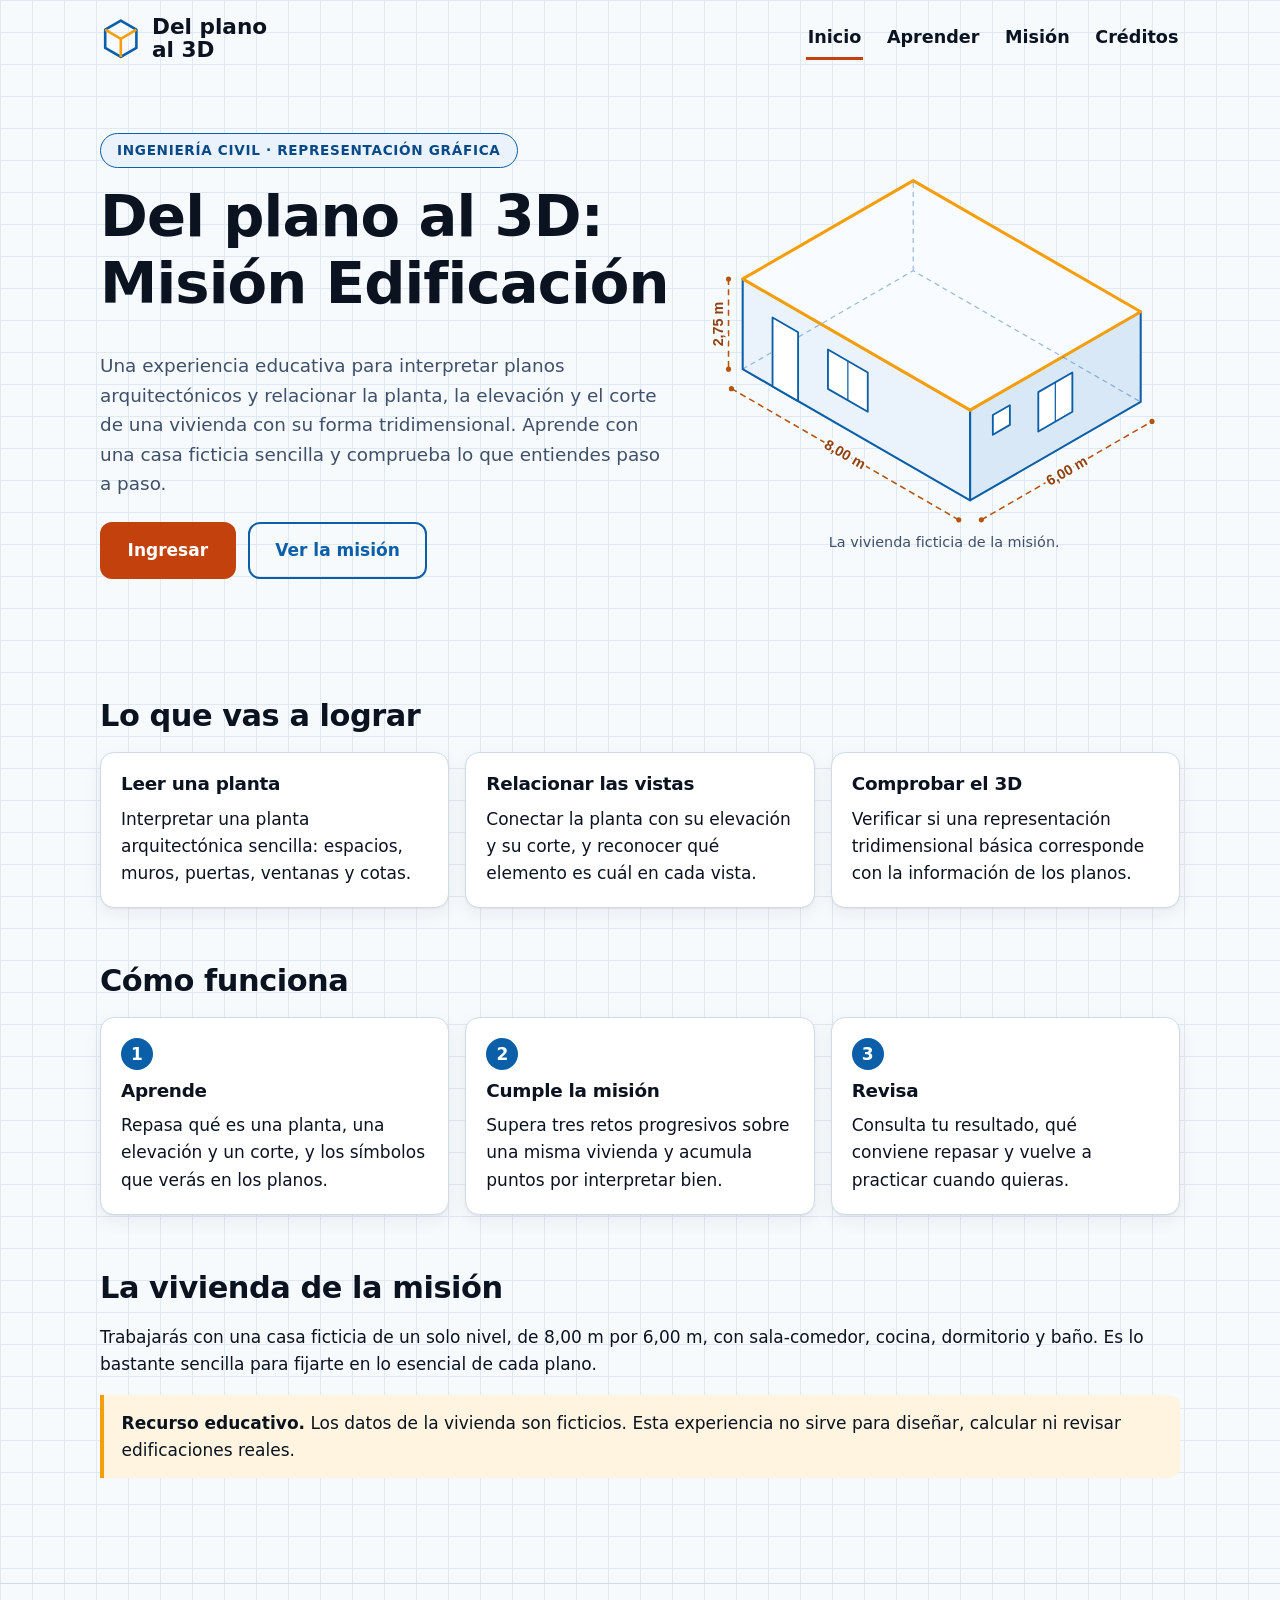
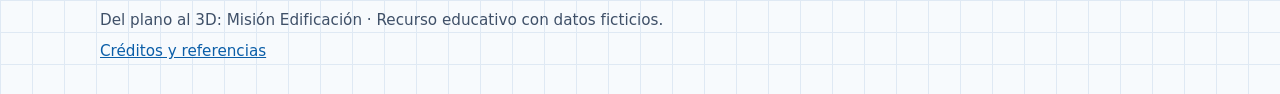
<file: index.html>
<!DOCTYPE html>
<html lang="es">
<head>
  <meta charset="utf-8">
  <meta name="viewport" content="width=device-width, initial-scale=1">
  <title>Del plano al 3D: Misión Edificación</title>
  <meta name="description" content="Aprende a interpretar planos arquitectónicos y a relacionar planta, elevación y corte con una vivienda en 3D.">
  <link rel="stylesheet" href="css/estilos.css">
</head>
<body>
  <a class="skip" href="#contenido">Saltar al contenido</a>
  <header class="site-header">
    <div class="wrap bar">
      <a class="brand" href="index.html">
        <svg class="brand-mark" viewBox="0 0 32 32" aria-hidden="true" focusable="false">
          <path d="M16 2 28 9v14L16 30 4 23V9z" fill="none" stroke="currentColor" stroke-width="2" stroke-linejoin="round"/>
          <path class="linea-acento" d="M4 9l12 7 12-7M16 16v14" fill="none" stroke-width="2" stroke-linejoin="round"/>
        </svg>
        <span>Del plano<br>al 3D</span>
      </a>
      <nav aria-label="Principal">
        <ul>
          <li><a href="index.html" aria-current="page">Inicio</a></li>
          <li><a href="aprender.html">Aprender</a></li>
          <li><a href="mision.html">Misión</a></li>
          <li><a href="creditos.html">Créditos</a></li>
        </ul>
      </nav>
    </div>
  </header>

  <main id="contenido">
    <section class="hero">
      <div class="wrap hero-grid">
        <div>
          <span class="eyebrow">INGENIERÍA CIVIL · REPRESENTACIÓN GRÁFICA</span>
          <h1>Del plano al 3D:<br>Misión Edificación</h1>
          <p class="lead">Una experiencia educativa para interpretar planos arquitectónicos y relacionar la planta, la elevación y el corte de una vivienda con su forma tridimensional. Aprende con una casa ficticia sencilla y comprueba lo que entiendes paso a paso.</p>
          <div class="actions">
            <a class="btn btn-primary" href="cursos.html">Ingresar</a>
            <a class="btn btn-secondary" href="mision.html">Ver la misión</a>
          </div>
        </div>
        <figure class="hero-arte">
          <img src="assets/planos/vivienda-isometrica.svg" width="460" height="360"
               alt="Dibujo isométrico de una vivienda de un nivel y techo plano, con una puerta y dos ventanas visibles y sus medidas generales: 8,00 m de largo, 6,00 m de ancho y 2,75 m de alto.">
          <figcaption>La vivienda ficticia de la misión.</figcaption>
        </figure>
      </div>
    </section>

    <section class="section">
      <div class="wrap">
        <h2>Lo que vas a lograr</h2>
        <div class="grid">
          <article class="card">
            <h3>Leer una planta</h3>
            <p>Interpretar una planta arquitectónica sencilla: espacios, muros, puertas, ventanas y cotas.</p>
          </article>
          <article class="card">
            <h3>Relacionar las vistas</h3>
            <p>Conectar la planta con su elevación y su corte, y reconocer qué elemento es cuál en cada vista.</p>
          </article>
          <article class="card">
            <h3>Comprobar el 3D</h3>
            <p>Verificar si una representación tridimensional básica corresponde con la información de los planos.</p>
          </article>
        </div>
      </div>
    </section>

    <section class="section">
      <div class="wrap">
        <h2>Cómo funciona</h2>
        <div class="grid">
          <article class="card">
            <span class="step-num" aria-hidden="true">1</span>
            <h3>Aprende</h3>
            <p>Repasa qué es una planta, una elevación y un corte, y los símbolos que verás en los planos.</p>
          </article>
          <article class="card">
            <span class="step-num" aria-hidden="true">2</span>
            <h3>Cumple la misión</h3>
            <p>Supera tres retos progresivos sobre una misma vivienda y acumula puntos por interpretar bien.</p>
          </article>
          <article class="card">
            <span class="step-num" aria-hidden="true">3</span>
            <h3>Revisa</h3>
            <p>Consulta tu resultado, qué conviene repasar y vuelve a practicar cuando quieras.</p>
          </article>
        </div>
      </div>
    </section>

    <section class="section">
      <div class="wrap">
        <h2>La vivienda de la misión</h2>
        <p>Trabajarás con una casa ficticia de un solo nivel, de 8,00 m por 6,00 m, con sala-comedor, cocina, dormitorio y baño. Es lo bastante sencilla para fijarte en lo esencial de cada plano.</p>
        <p class="notice"><strong>Recurso educativo.</strong> Los datos de la vivienda son ficticios. Esta experiencia no sirve para diseñar, calcular ni revisar edificaciones reales.</p>
      </div>
    </section>
  </main>

  <footer class="site-footer">
    <div class="wrap">
      <p>Del plano al 3D: Misión Edificación · Recurso educativo con datos ficticios.</p>
      <p><a href="creditos.html">Créditos y referencias</a></p>
    </div>
  </footer>
</body>
</html>
</file>
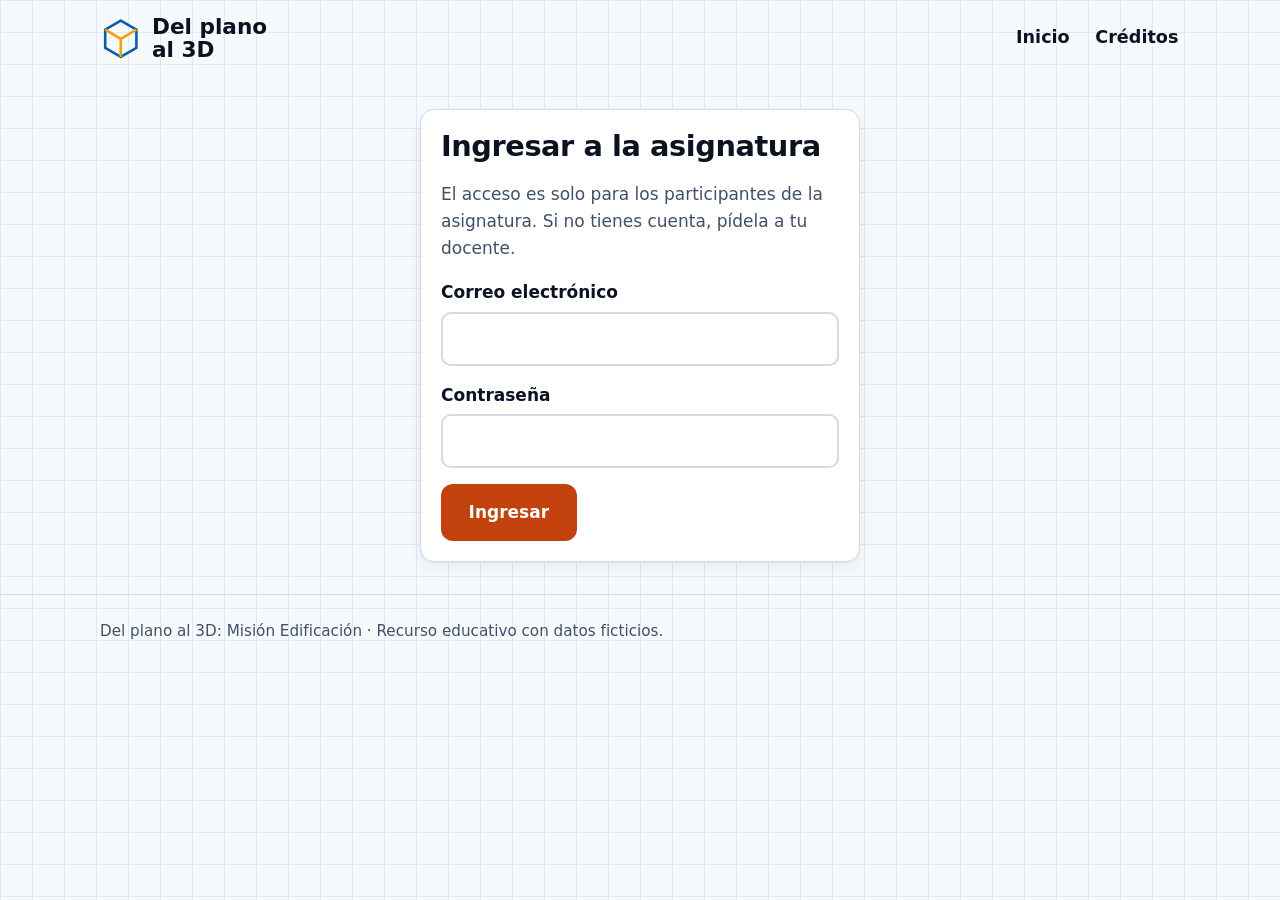
<file: aprender.html>
<!DOCTYPE html>
<html lang="es">
<head>
    <script src="vendor/supabase/supabase.js" defer></script>
  <script src="js/config.js" defer></script>
  <script src="js/auth.js" defer></script>
  <meta charset="utf-8">
  <meta name="viewport" content="width=device-width, initial-scale=1">
  <title>Aprender · Del plano al 3D</title>
  <meta name="description" content="Qué son la planta, la elevación y el corte, y cómo se relacionan en una vivienda sencilla.">
  <link rel="stylesheet" href="css/estilos.css">
  <script src="js/main.js" defer></script>
</head>
<body data-requiere-sesion>
  <a class="skip" href="#contenido">Saltar al contenido</a>
  <header class="site-header">
    <div class="wrap bar">
      <a class="brand" href="index.html">
  <svg class="brand-mark" viewBox="0 0 32 32" aria-hidden="true" focusable="false">
    <path d="M16 2 28 9v14L16 30 4 23V9z" fill="none" stroke="currentColor" stroke-width="2" stroke-linejoin="round"/>
    <path class="linea-acento" d="M4 9l12 7 12-7M16 16v14" fill="none" stroke-width="2" stroke-linejoin="round"/>
  </svg>
  <span>Del plano<br>al 3D</span>
</a>
      <nav aria-label="Principal">
        <ul>
          <li><a href="index.html">Inicio</a></li>
          <li><a href="aprender.html" aria-current="page">Aprender</a></li>
          <li><a href="mision.html">Misión</a></li>
          <li><a href="creditos.html">Créditos</a></li>
        </ul>
      </nav>
    </div>
  </header>

  <main id="contenido">
    <div class="page-title">
      <div class="wrap">
        <h1>Aprender a leer los planos</h1>
        <p>Una misma vivienda se dibuja desde tres puntos de vista. Cada uno muestra información distinta, y juntos describen la edificación completa.</p>
      </div>
    </div>

    <section class="section" style="padding-top:2rem">
      <div class="wrap">
        <h2>Las tres vistas de la vivienda</h2>
        <p>Elige una vista y observa qué información puedes leer en ella.</p>

        <div class="visor">
          <div class="tabs" role="tablist" aria-label="Vistas de la vivienda">
            <button class="tab" role="tab" id="tab-planta" aria-controls="panel-vista" aria-selected="true" data-vista="planta">Planta</button>
            <button class="tab" role="tab" id="tab-elevacion" aria-controls="panel-vista" aria-selected="false" tabindex="-1" data-vista="elevacion">Elevación sur</button>
            <button class="tab" role="tab" id="tab-corte" aria-controls="panel-vista" aria-selected="false" tabindex="-1" data-vista="corte">Corte A-A</button>
          </div>
          <div id="panel-vista" class="lienzo" role="tabpanel" tabindex="0" aria-labelledby="tab-planta">
            <noscript><p class="error-visor">Este visor necesita JavaScript activado.</p></noscript>
          </div>
          <p id="visor-texto" class="visor-texto" aria-live="polite"></p>
        </div>
      </div>
    </section>

    <section class="section">
      <div class="wrap">
        <h2>¿Qué muestra cada vista?</h2>
        <div class="grid">
          <article class="card">
            <h3>Planta</h3>
            <p>Es la vista desde arriba, como si cortáramos la vivienda con un plano horizontal a media altura de los muros. Muestra cómo se distribuyen los espacios y dónde están los muros, las puertas y las ventanas.</p>
          </article>
          <article class="card">
            <h3>Elevación</h3>
            <p>Es la vista frontal de una fachada, sin perspectiva. Muestra qué aberturas se ven desde fuera, a qué altura están y cuánto mide la edificación de alto.</p>
          </article>
          <article class="card">
            <h3>Corte</h3>
            <p>Es la vista que resulta de partir la vivienda con un plano vertical. Permite leer alturas interiores y ver las aberturas de los muros cortados.</p>
          </article>
        </div>
      </div>
    </section>

    <section class="section">
      <div class="wrap">
        <h2>Símbolos que verás</h2>
        <div class="tabla-wrap">
          <table>
            <caption>Elementos de los planos de esta vivienda</caption>
            <thead>
              <tr><th scope="col">Elemento</th><th scope="col">Cómo se dibuja aquí</th><th scope="col">Para qué sirve</th></tr>
            </thead>
            <tbody>
              <tr><th scope="row">Muro</th><td>Banda de relleno oscuro.</td><td>Separa y cierra los espacios.</td></tr>
              <tr><th scope="row">Puerta</th><td>Hueco en el muro con una línea y un arco que indican hacia dónde gira la hoja.</td><td>Permite pasar de un espacio a otro.</td></tr>
              <tr><th scope="row">Ventana</th><td>Hueco en el muro con una línea en el centro.</td><td>Da luz y ventilación.</td></tr>
              <tr><th scope="row">Vano o paso libre</th><td>Hueco en el muro sin hoja ni arco.</td><td>Comunica dos espacios sin puerta.</td></tr>
              <tr><th scope="row">Cota</th><td>Línea fina con marcas en los extremos y un valor en metros.</td><td>Indica una medida.</td></tr>
              <tr><th scope="row">Línea de corte</th><td>Trazo discontinuo rojo con una letra en cada extremo (A y A).</td><td>Señala por dónde se corta la vivienda y hacia dónde se mira.</td></tr>
            </tbody>
          </table>
        </div>
        <p class="muted" style="margin-top:.75rem">No dependas solo del color: cada símbolo se reconoce también por su forma.</p>
      </div>
    </section>

    <section class="section">
      <div class="wrap">
        <h2>Cómo se relacionan las vistas</h2>
        <div class="card">
          <p>Un mismo elemento aparece en varias vistas, pero cada una aporta un dato distinto. Por ejemplo, la <strong>puerta principal P1</strong>:</p>
          <ul>
            <li>En la <strong>planta</strong> está en el muro sur, entre 1,05 m y 1,95 m medidos desde el borde oeste. Ahí lees su posición, pero no su altura.</li>
            <li>En la <strong>elevación sur</strong> aparece a la izquierda y mide 2,10 m de alto. Ahí lees su altura.</li>
          </ul>
          <p>Lo mismo ocurre con la <strong>ventana V1</strong>: su posición horizontal sale de la planta, y su altura sobre el piso (0,90 m) sale de la elevación.</p>
          <p style="margin-bottom:0">Regla útil: lo que está a la izquierda o a la derecha en la planta también lo está en la elevación y en el corte; las alturas solo se leen en estas dos últimas.</p>
        </div>
      </div>
    </section>

    <section class="section">
      <div class="wrap">
        <h2>Antes de la misión</h2>
        <p>Ponte a prueba con estas preguntas. No hay que responderlas en pantalla: si dudas de alguna, vuelve al visor y busca la respuesta.</p>
        <ul>
          <li>¿Cuántos espacios tiene la vivienda y cómo se comunican entre sí?</li>
          <li>¿Qué ventana se ve desde la fachada sur?</li>
          <li>¿Qué dato puedes leer en la elevación que no puedas leer en la planta?</li>
          <li>¿Qué elementos aparecen cortados (en negro) en el corte A-A?</li>
        </ul>
        <div class="actions">
          <a class="btn btn-primary" href="mision.html">Ir a la misión</a>
        </div>
      </div>
    </section>
  </main>

  <footer class="site-footer">
    <div class="wrap">
      <p>Del plano al 3D: Misión Edificación · Recurso educativo con datos ficticios.</p>
      <p><a href="creditos.html">Créditos y referencias</a></p>
    </div>
  </footer>
</body data-requiere-sesion>
</html>
</file>
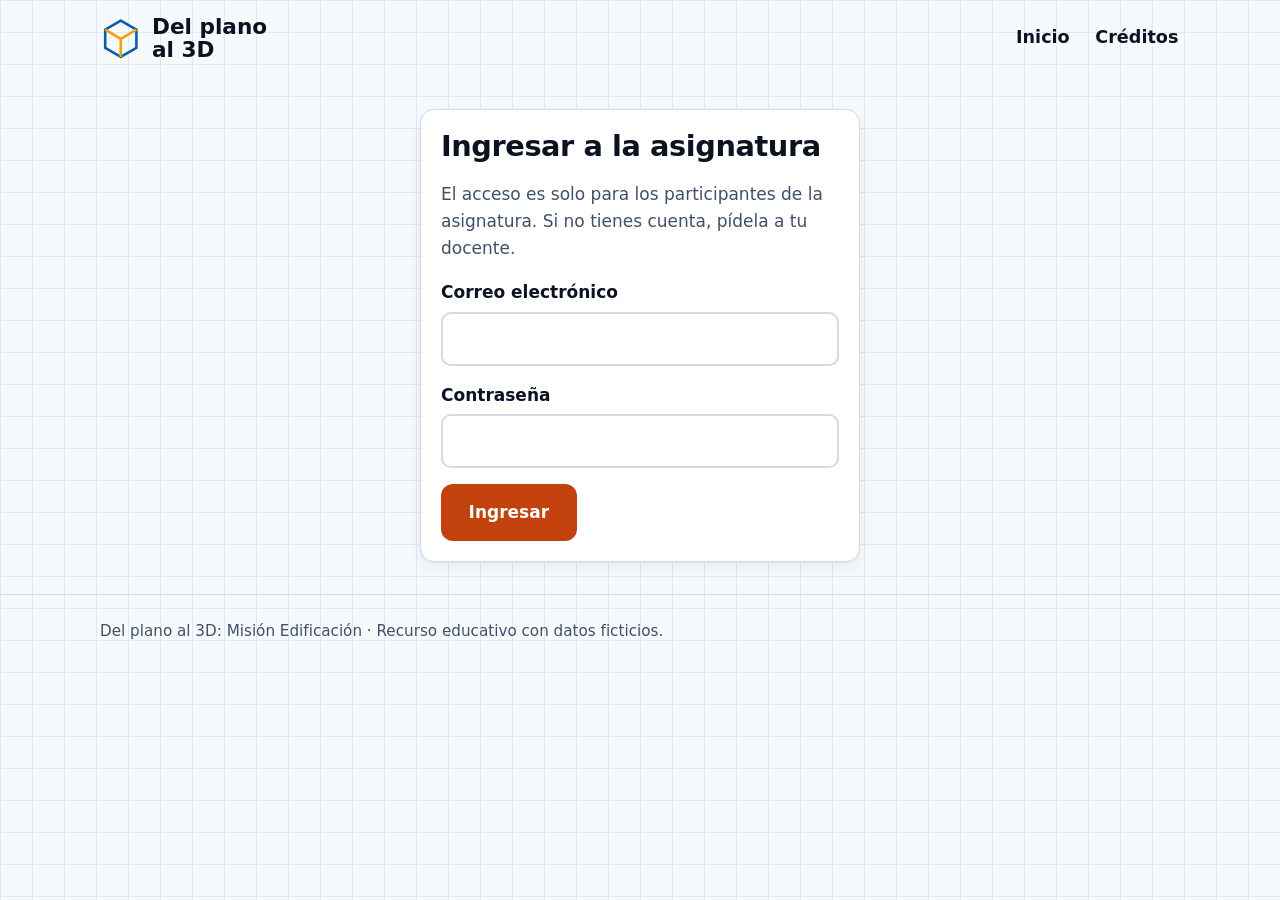
<file: asignatura.html>
<!DOCTYPE html>
<html lang="es">
<head>
  <meta charset="utf-8">
  <meta name="viewport" content="width=device-width, initial-scale=1">
  <title>Asignatura · Del plano al 3D</title>
  <link rel="stylesheet" href="css/estilos.css">
  <script src="vendor/supabase/supabase.js" defer></script>
  <script src="js/config.js" defer></script>
  <script src="js/auth.js" defer></script>
  <script src="js/progreso.js" defer></script>
  <script src="js/asignatura.js" defer></script>
</head>
<body data-requiere-sesion>
  <a class="skip" href="#contenido">Saltar al contenido</a>
  <header class="site-header">
    <div class="wrap bar">
      <a class="brand" href="index.html">
        <svg class="brand-mark" viewBox="0 0 32 32" aria-hidden="true" focusable="false">
          <path d="M16 2 28 9v14L16 30 4 23V9z" fill="none" stroke="currentColor" stroke-width="2" stroke-linejoin="round"/>
          <path class="linea-acento" d="M4 9l12 7 12-7M16 16v14" fill="none" stroke-width="2" stroke-linejoin="round"/>
        </svg>
        <span>Del plano<br>al 3D</span>
      </a>
      <nav aria-label="Principal">
        <ul>
          <li><a href="index.html">Inicio</a></li>
          <li><a href="cursos.html">Mis asignaturas</a></li>
          <li><a href="aprender.html">Aprender</a></li>
          <li><a href="mision.html">Misión</a></li>
          <li><a href="creditos.html">Créditos</a></li>
        </ul>
      </nav>
    </div>
  </header>

  <main id="contenido">
    <div class="page-title">
      <div class="wrap">
        <p><a href="cursos.html">← Mis asignaturas</a></p>
        <h1 id="asig-nombre">Asignatura</h1>
        <p id="asig-detalle"></p>
        <p id="asig-descripcion"></p>
      </div>
    </div>

    <section class="section">
      <div class="wrap">
        <p id="error-asig" class="error-visor" role="alert" hidden>No se pudo cargar la asignatura. Puede que no exista o que no tengas acceso a ella.</p>

        <div id="bloque-resultado" hidden>
          <h2>Resultado de aprendizaje</h2>
          <div class="card"><p id="asig-resultado"></p></div>
        </div>
      </div>
    </section>

    <section class="section">
      <div class="wrap">
        <h2>Contenidos</h2>
        <div id="asig-temas" class="grid"></div>
      </div>
    </section>

    <section class="section">
      <div class="wrap">
        <div id="asig-rol"></div>
      </div>
    </section>
  </main>

  <footer class="site-footer">
    <div class="wrap">
      <p>Del plano al 3D: Misión Edificación · Recurso educativo con datos ficticios.</p>
      <p><a href="creditos.html">Créditos y referencias</a></p>
    </div>
  </footer>
</body>
</html>
</file>
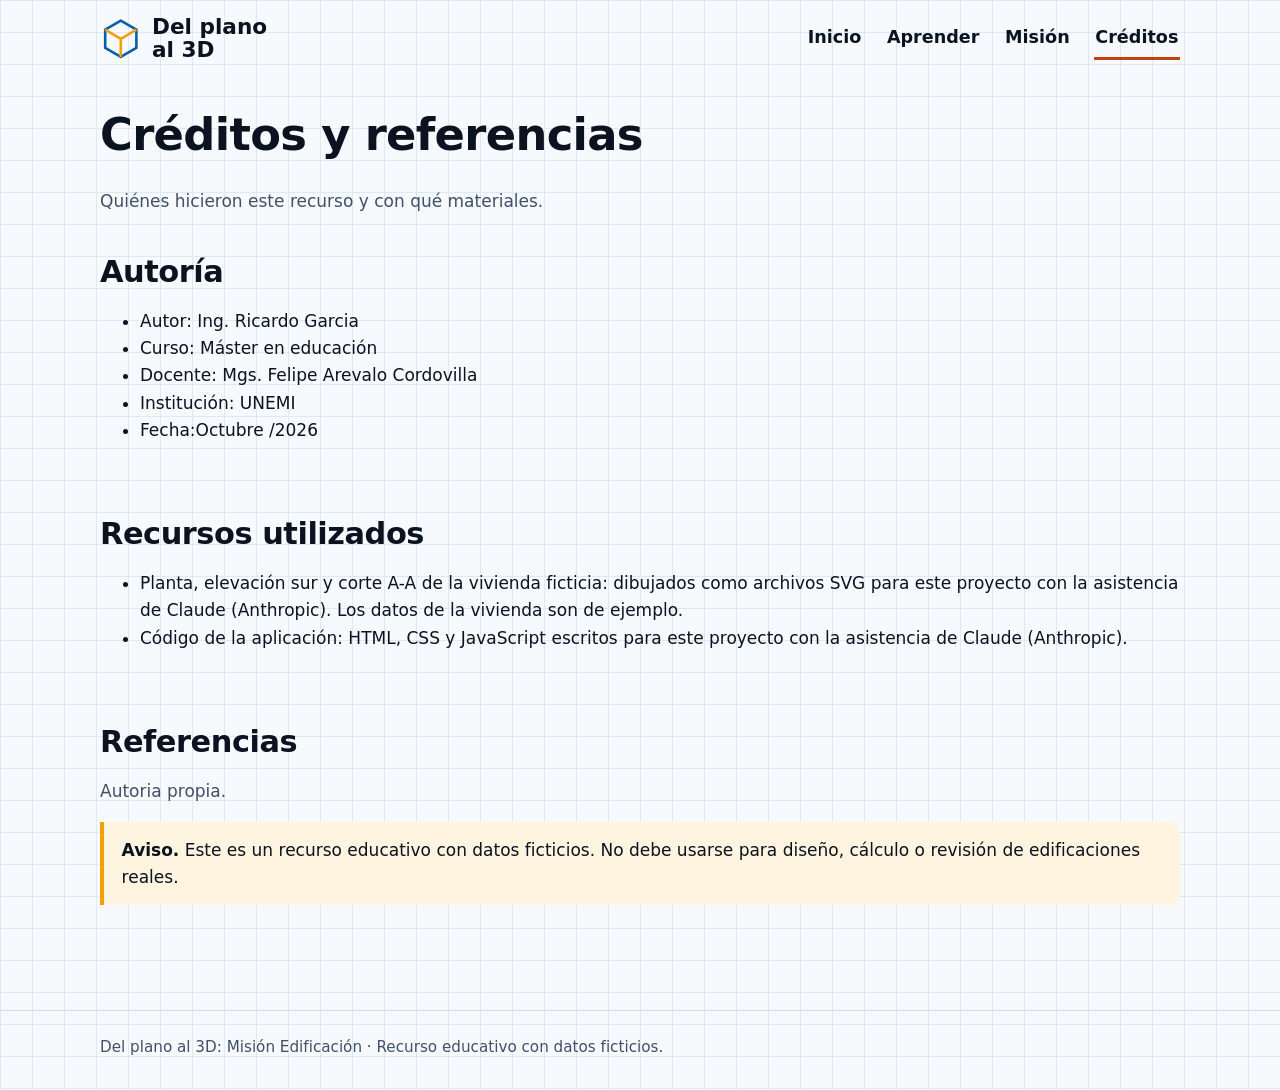
<file: creditos.html>
<!DOCTYPE html>
<html lang="es">
<head>
  <meta charset="utf-8">
  <meta name="viewport" content="width=device-width, initial-scale=1">
  <title>Créditos · Del plano al 3D</title>
  <meta name="description" content="Autoría, recursos y atribuciones de Misión Edificación.">
  <link rel="stylesheet" href="css/estilos.css">
</head>
<body>
  <a class="skip" href="#contenido">Saltar al contenido</a>
  <header class="site-header">
    <div class="wrap bar">
      <a class="brand" href="index.html">
  <svg class="brand-mark" viewBox="0 0 32 32" aria-hidden="true" focusable="false">
    <path d="M16 2 28 9v14L16 30 4 23V9z" fill="none" stroke="currentColor" stroke-width="2" stroke-linejoin="round"/>
    <path class="linea-acento" d="M4 9l12 7 12-7M16 16v14" fill="none" stroke-width="2" stroke-linejoin="round"/>
  </svg>
  <span>Del plano<br>al 3D</span>
</a>
      <nav aria-label="Principal">
        <ul>
          <li><a href="index.html">Inicio</a></li>
          <li><a href="aprender.html">Aprender</a></li>
          <li><a href="mision.html">Misión</a></li>
          <li><a href="creditos.html" aria-current="page">Créditos</a></li>
        </ul>
      </nav>
    </div>
  </header>

  <main id="contenido">
    <div class="page-title">
      <div class="wrap">
        <h1>Créditos y referencias</h1>
        <p>Quiénes hicieron este recurso y con qué materiales.</p>
      </div>
    </div>

    <section class="section" style="padding-top:2rem">
      <div class="wrap">
        <h2>Autoría</h2>
        <ul>
          <li>Autor: Ing. Ricardo Garcia</li>
          <li>Curso: Máster en educación</li>
          <li>Docente: Mgs. Felipe Arevalo Cordovilla</li>
          <li>Institución: UNEMI</li>
          <li>Fecha:Octubre /2026</li>
        </ul>
      </div>
    </section>

    <section class="section">
      <div class="wrap">
        <h2>Recursos utilizados</h2>
        <ul>
          <li>Planta, elevación sur y corte A-A de la vivienda ficticia: dibujados como archivos SVG para este proyecto con la asistencia de Claude (Anthropic). Los datos de la vivienda son de ejemplo.</li>
          <li>Código de la aplicación: HTML, CSS y JavaScript escritos para este proyecto con la asistencia de Claude (Anthropic).</li>
        </ul>
      </div>
    </section>

    <section class="section">
      <div class="wrap">
        <h2>Referencias</h2>
        <p class="muted">Autoria propia.</p>
        <p class="notice"><strong>Aviso.</strong> Este es un recurso educativo con datos ficticios. No debe usarse para diseño, cálculo o revisión de edificaciones reales.</p>
      </div>
    </section>
  </main>

  <footer class="site-footer">
    <div class="wrap">
      <p>Del plano al 3D: Misión Edificación · Recurso educativo con datos ficticios.</p>
    </div>
  </footer>
</body>
</html>
</file>
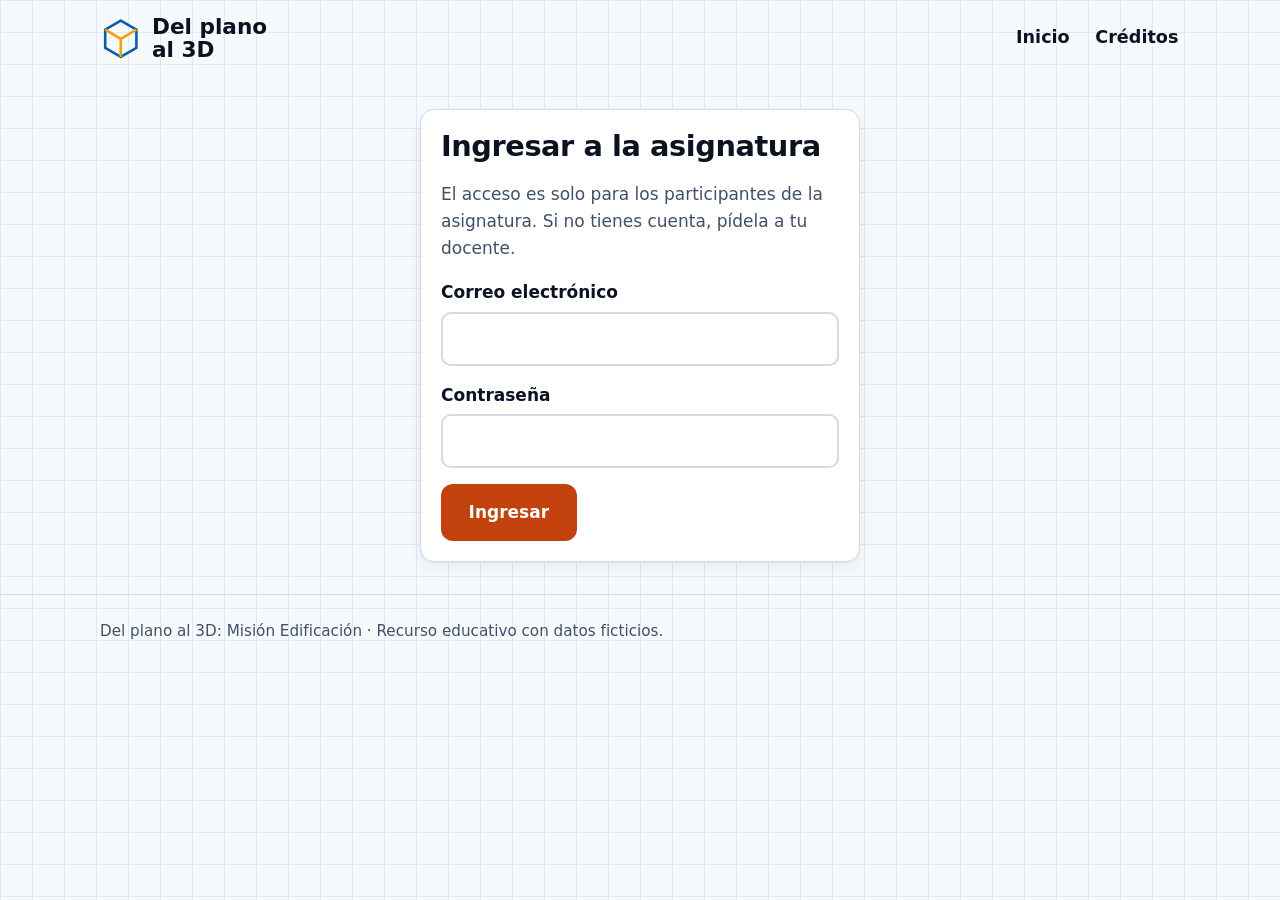
<file: cursos.html>
<!DOCTYPE html>
<html lang="es">
<head>
  <meta charset="utf-8">
  <meta name="viewport" content="width=device-width, initial-scale=1">
  <title>Mis asignaturas · Del plano al 3D</title>
  <link rel="stylesheet" href="css/estilos.css">
  <script src="vendor/supabase/supabase.js" defer></script>
  <script src="js/config.js" defer></script>
  <script src="js/auth.js" defer></script>
  <script src="js/cursos.js" defer></script>
</head>
<body data-requiere-sesion>
  <a class="skip" href="#contenido">Saltar al contenido</a>
  <header class="site-header">
    <div class="wrap bar">
      <a class="brand" href="index.html">
        <svg class="brand-mark" viewBox="0 0 32 32" aria-hidden="true" focusable="false">
          <path d="M16 2 28 9v14L16 30 4 23V9z" fill="none" stroke="currentColor" stroke-width="2" stroke-linejoin="round"/>
          <path class="linea-acento" d="M4 9l12 7 12-7M16 16v14" fill="none" stroke-width="2" stroke-linejoin="round"/>
        </svg>
        <span>Del plano<br>al 3D</span>
      </a>
      <nav aria-label="Principal">
        <ul>
          <li><a href="index.html">Inicio</a></li>
          <li><a href="cursos.html" aria-current="page">Mis asignaturas</a></li>
          <li><a href="creditos.html">Créditos</a></li>
        </ul>
      </nav>
    </div>
  </header>

  <main id="contenido">
    <div class="page-title">
      <div class="wrap">
        <h1>Mis asignaturas</h1>
        <p id="cursos-subtitulo">Elige una asignatura para entrar a sus contenidos.</p>
      </div>
    </div>

    <section class="section">
      <div class="wrap">
        <p id="error-cursos" class="error-visor" role="alert" hidden>No se pudieron cargar las asignaturas. Revisa tu conexión y que el proyecto de Supabase esté activo.</p>

        <div id="zona-docente" hidden>
          <button id="btn-nueva" class="btn btn-primary" type="button" aria-expanded="false" aria-controls="form-asig">Nueva asignatura</button>
          <form id="form-asig" class="card form-asig" hidden novalidate>
            <h2>Nueva asignatura</h2>
            <div class="campo">
              <label for="asig-nombre-in">Nombre de la asignatura</label>
              <input id="asig-nombre-in" name="nombre" type="text" maxlength="120" required>
            </div>
            <div class="campo">
              <label for="asig-periodo-in">Periodo académico (opcional)</label>
              <input id="asig-periodo-in" name="periodo" type="text" maxlength="60">
            </div>
            <div class="campo">
              <label for="asig-desc-in">Descripción breve (opcional)</label>
              <textarea id="asig-desc-in" name="descripcion" rows="3" maxlength="400"></textarea>
            </div>
            <div class="campo">
              <label for="asig-plantilla-in">Contenido de la asignatura</label>
              <select id="asig-plantilla-in" name="plantilla">
                <option value="planos-3d">Del plano al 3D (contenido completo)</option>
                <option value="vacia">Sin contenidos por ahora</option>
              </select>
            </div>
            <div class="actions">
              <button id="btn-crear" class="btn btn-primary" type="submit">Crear asignatura</button>
              <button id="btn-cancelar" class="btn btn-outline" type="button">Cancelar</button>
            </div>
            <p id="msg-nueva" class="mensaje-form" role="status" hidden></p>
          </form>
        </div>

        <div id="lista-cursos" class="cursos"></div>
        <p id="vacio-cursos" class="muted" hidden></p>
      </div>
    </section>
  </main>

  <footer class="site-footer">
    <div class="wrap">
      <p>Del plano al 3D: Misión Edificación · Recurso educativo con datos ficticios.</p>
      <p><a href="creditos.html">Créditos y referencias</a></p>
    </div>
  </footer>
</body>
</html>
</file>
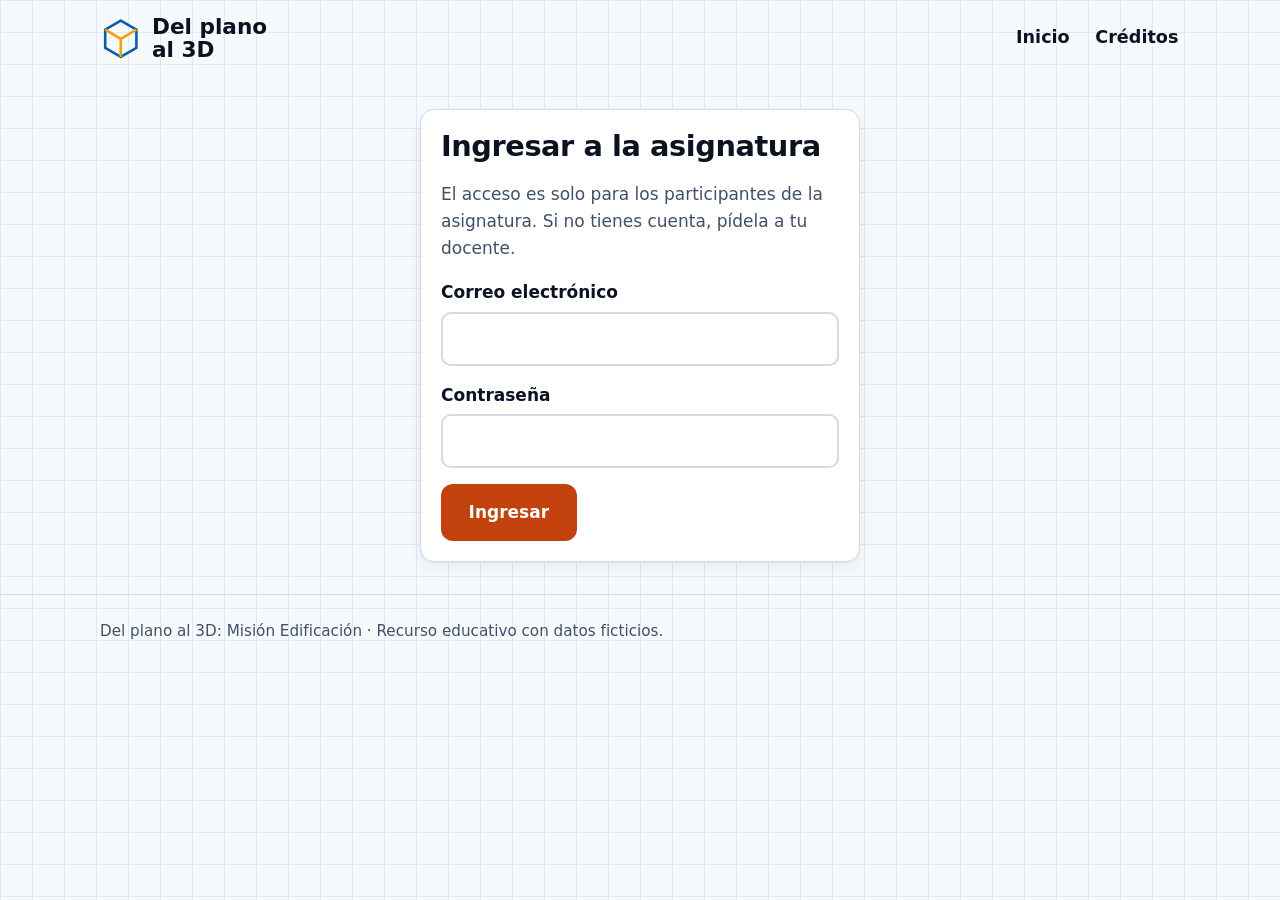
<file: login.html>
<!DOCTYPE html>
<html lang="es">
<head>
  <meta charset="utf-8">
  <meta name="viewport" content="width=device-width, initial-scale=1">
  <title>Ingresar · Del plano al 3D</title>
  <link rel="stylesheet" href="css/estilos.css">
  <script src="vendor/supabase/supabase.js" defer></script>
  <script src="js/config.js" defer></script>
  <script src="js/auth.js" defer></script>
  <script src="js/login.js" defer></script>
</head>
<body>
  <a class="skip" href="#contenido">Saltar al contenido</a>
  <header class="site-header">
    <div class="wrap bar">
      <a class="brand" href="index.html">
        <svg class="brand-mark" viewBox="0 0 32 32" aria-hidden="true" focusable="false">
          <path d="M16 2 28 9v14L16 30 4 23V9z" fill="none" stroke="currentColor" stroke-width="2" stroke-linejoin="round"/>
          <path class="linea-acento" d="M4 9l12 7 12-7M16 16v14" fill="none" stroke-width="2" stroke-linejoin="round"/>
        </svg>
        <span>Del plano<br>al 3D</span>
      </a>
      <nav aria-label="Principal">
        <ul>
          <li><a href="index.html">Inicio</a></li>
          <li><a href="creditos.html">Créditos</a></li>
        </ul>
      </nav>
    </div>
  </header>

  <main id="contenido">
    <div class="wrap">
      <div class="card login-card">
        <h1 style="font-size:1.8rem">Ingresar a la asignatura</h1>
        <p class="muted">El acceso es solo para los participantes de la asignatura. Si no tienes cuenta, pídela a tu docente.</p>
        <form id="form-login" novalidate>
          <div class="campo">
            <label for="correo">Correo electrónico</label>
            <input id="correo" name="correo" type="email" autocomplete="username" required>
          </div>
          <div class="campo">
            <label for="clave">Contraseña</label>
            <input id="clave" name="clave" type="password" autocomplete="current-password" required>
          </div>
          <button id="login-boton" class="btn btn-primary" type="submit">Ingresar</button>
          <p id="login-msg" class="mensaje-form" role="alert" hidden></p>
        </form>
      </div>
    </div>
  </main>

  <footer class="site-footer">
    <div class="wrap">
      <p>Del plano al 3D: Misión Edificación · Recurso educativo con datos ficticios.</p>
    </div>
  </footer>
</body>
</html>
</file>
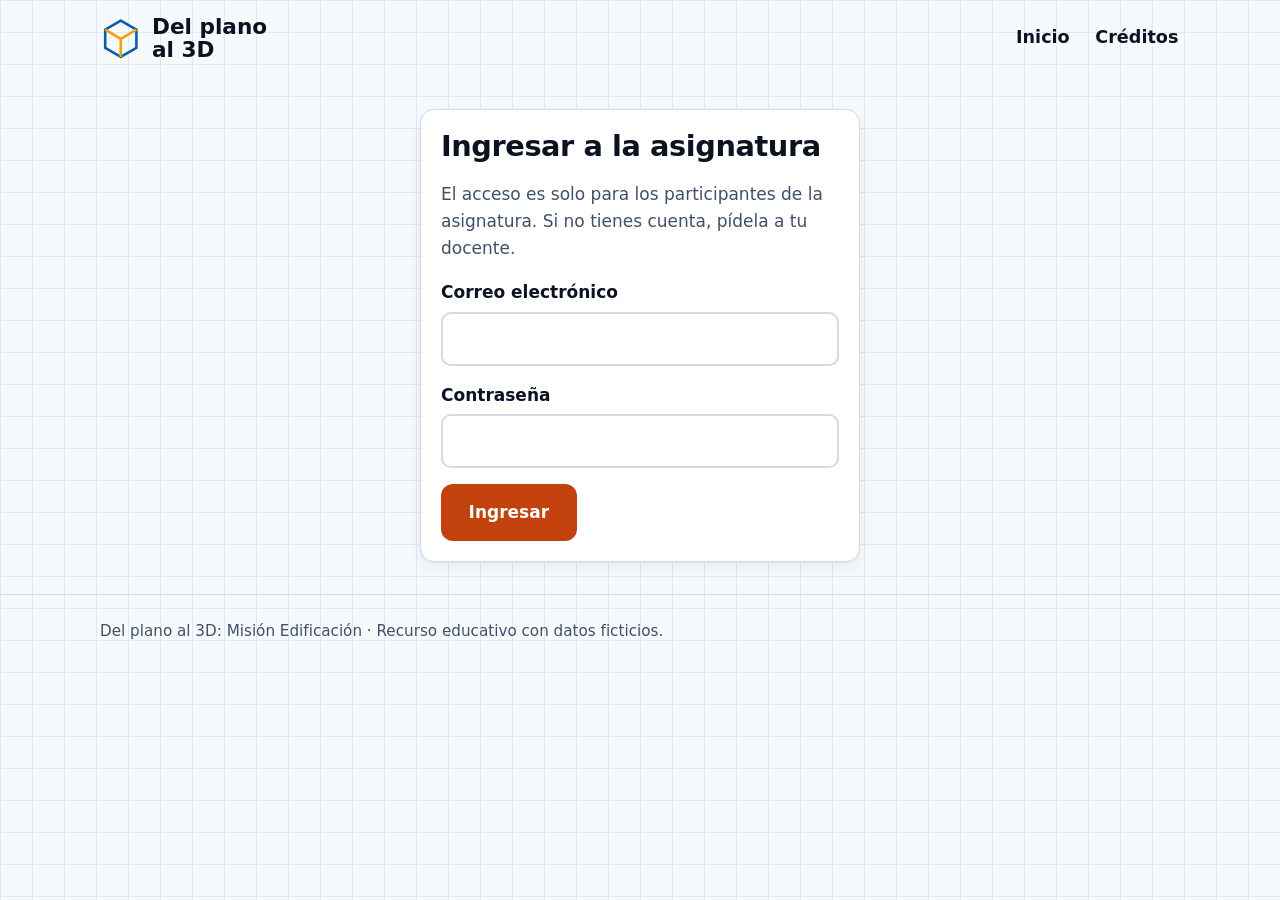
<file: mision.html>
<!DOCTYPE html>
<html lang="es">
<head>
  <meta charset="utf-8">
  <meta name="viewport" content="width=device-width, initial-scale=1">
  <title>Misión · Del plano al 3D</title>
  <meta name="description" content="Los tres retos de Misión Edificación.">
  <link rel="stylesheet" href="css/estilos.css">
  <script src="vendor/supabase/supabase.js" defer></script>
  <script src="js/config.js" defer></script>
  <script src="js/auth.js" defer></script>
  <script src="js/progreso.js" defer></script>
  <script src="js/mision.js" defer></script>
</head>
<body class="tema-oscuro" data-requiere-sesion>
  <a class="skip" href="#contenido">Saltar al contenido</a>
  <header class="site-header">
    <div class="wrap bar">
      <a class="brand" href="index.html">
        <svg class="brand-mark" viewBox="0 0 32 32" aria-hidden="true" focusable="false">
          <path d="M16 2 28 9v14L16 30 4 23V9z" fill="none" stroke="currentColor" stroke-width="2" stroke-linejoin="round"/>
          <path class="linea-acento" d="M4 9l12 7 12-7M16 16v14" fill="none" stroke-width="2" stroke-linejoin="round"/>
        </svg>
        <span>Del plano<br>al 3D</span>
      </a>
      <nav aria-label="Principal">
        <ul>
          <li><a href="index.html">Inicio</a></li>
          <li><a href="aprender.html">Aprender</a></li>
          <li><a href="mision.html" aria-current="page">Misión</a></li>
          <li><a href="creditos.html">Créditos</a></li>
        </ul>
      </nav>
      <span class="chip">Puntos: <strong id="puntos-valor">0</strong></span>
    </div>
  </header>

  <main id="contenido">
    <div class="page-title">
      <div class="wrap">
        <h1>Misión Edificación</h1>
        <p>Tres retos progresivos sobre la misma vivienda. Ganas puntos por interpretar bien los planos, no por ir rápido.</p>
      </div>
    </div>

    <section class="section">
      <div class="wrap">
        <div class="niveles">
          <article class="nivel" data-reto="reto1" data-estado="disponible" data-bloqueado="false">
            <div class="nivel-cab"><span class="nivel-num">NIVEL 1</span><span class="nivel-estado" data-etiqueta>Disponible</span></div>
            <div class="nivel-arte">
              <svg viewBox="0 0 160 124" aria-hidden="true" focusable="false">
                <rect x="8" y="8" width="144" height="108" fill="none" stroke="currentColor" stroke-width="3" stroke-linejoin="round"/>
                <g stroke="currentColor" stroke-width="2"><line x1="98" y1="8" x2="98" y2="116"/><line x1="8" y1="44" x2="98" y2="44"/><line x1="98" y1="80" x2="152" y2="80"/></g>
              </svg>
            </div>
            <h2>Detectives del plano</h2>
            <p>Identifica espacios, muros, puertas, ventanas, símbolos y cotas en la planta.</p>
            <p class="nivel-nota" data-nota></p>
            <div class="nivel-accion" data-accion></div>
            <div class="progreso">
              <div class="progreso-barra" role="progressbar" aria-label="Progreso del Nivel 1" aria-valuemin="0" aria-valuemax="100" aria-valuenow="0"><span></span></div>
              <span class="progreso-valor">0%</span>
            </div>
          </article>

          <article class="nivel" data-reto="reto2" data-estado="bloqueado" data-bloqueado="true">
            <div class="nivel-cab"><span class="nivel-num">NIVEL 2</span><span class="nivel-estado" data-etiqueta>Bloqueado</span></div>
            <div class="nivel-arte">
              <svg viewBox="0 0 160 124" aria-hidden="true" focusable="false">
                <g fill="none" stroke="currentColor" stroke-width="3" stroke-linejoin="round">
                  <rect x="8" y="52" width="144" height="50"/>
                  <line x1="4" y1="102" x2="156" y2="102"/>
                </g>
                <g fill="none" stroke="currentColor" stroke-width="2">
                  <line x1="8" y1="58" x2="152" y2="58"/>
                  <rect x="27" y="64" width="16" height="38"/>
                  <rect x="62" y="64" width="25" height="22"/>
                </g>
                <g class="candado"><circle cx="80" cy="62" r="24"/><rect x="70" y="62" width="20" height="16" rx="3"/><path d="M74 62v-5a6 6 0 0 1 12 0v5"/></g>
              </svg>
            </div>
            <h2>Conecta las vistas</h2>
            <p>Relaciona la planta con la elevación y el corte, y detecta discrepancias.</p>
            <p class="nivel-nota" data-nota></p>
            <div class="nivel-accion" data-accion></div>
            <div class="progreso">
              <div class="progreso-barra" role="progressbar" aria-label="Progreso del Nivel 2" aria-valuemin="0" aria-valuemax="100" aria-valuenow="0"><span></span></div>
              <span class="progreso-valor">0%</span>
            </div>
          </article>

          <article class="nivel" data-reto="reto3" data-estado="bloqueado" data-bloqueado="true">
            <div class="nivel-cab"><span class="nivel-num">NIVEL 3</span><span class="nivel-estado" data-etiqueta>Bloqueado</span></div>
            <div class="nivel-arte">
              <svg viewBox="0 0 160 124" aria-hidden="true" focusable="false">
                <g transform="translate(10 6) scale(.32)" fill="none" stroke="currentColor" stroke-width="6" stroke-linejoin="round">
                  <polygon points="200,22 421.7,150 255.4,246 33.8,118"/>
                  <polygon points="33.8,118 255.4,246 255.4,334 33.8,206"/>
                  <polygon points="421.7,150 255.4,246 255.4,334 421.7,238"/>
                </g>
                <g class="candado"><circle cx="80" cy="62" r="24"/><rect x="70" y="62" width="20" height="16" rx="3"/><path d="M74 62v-5a6 6 0 0 1 12 0v5"/></g>
              </svg>
            </div>
            <h2>Del plano al 3D</h2>
            <p>Comprueba si un modelo tridimensional básico coincide con los planos.</p>
            <p class="nivel-nota" data-nota></p>
            <div class="nivel-accion" data-accion></div>
            <div class="progreso">
              <div class="progreso-barra" role="progressbar" aria-label="Progreso del Nivel 3" aria-valuemin="0" aria-valuemax="100" aria-valuenow="0"><span></span></div>
              <span class="progreso-valor">0%</span>
            </div>
          </article>
        </div>

        <div class="barra-mision">
          <p><strong>Misión:</strong> interpreta los planos y comprueba si el modelo 3D coincide con ellos.</p>
          <ul>
            <li><a href="aprender.html">Recursos de aprendizaje</a></li>
            <li><a href="creditos.html">Créditos</a></li>
          </ul>
        </div>
      </div>
    </section>
  </main>

  <footer class="site-footer">
    <div class="wrap">
      <p>Del plano al 3D: Misión Edificación · Recurso educativo con datos ficticios.</p>
      <p><a href="creditos.html">Créditos y referencias</a></p>
    </div>
  </footer>
</body>
</html>
</file>
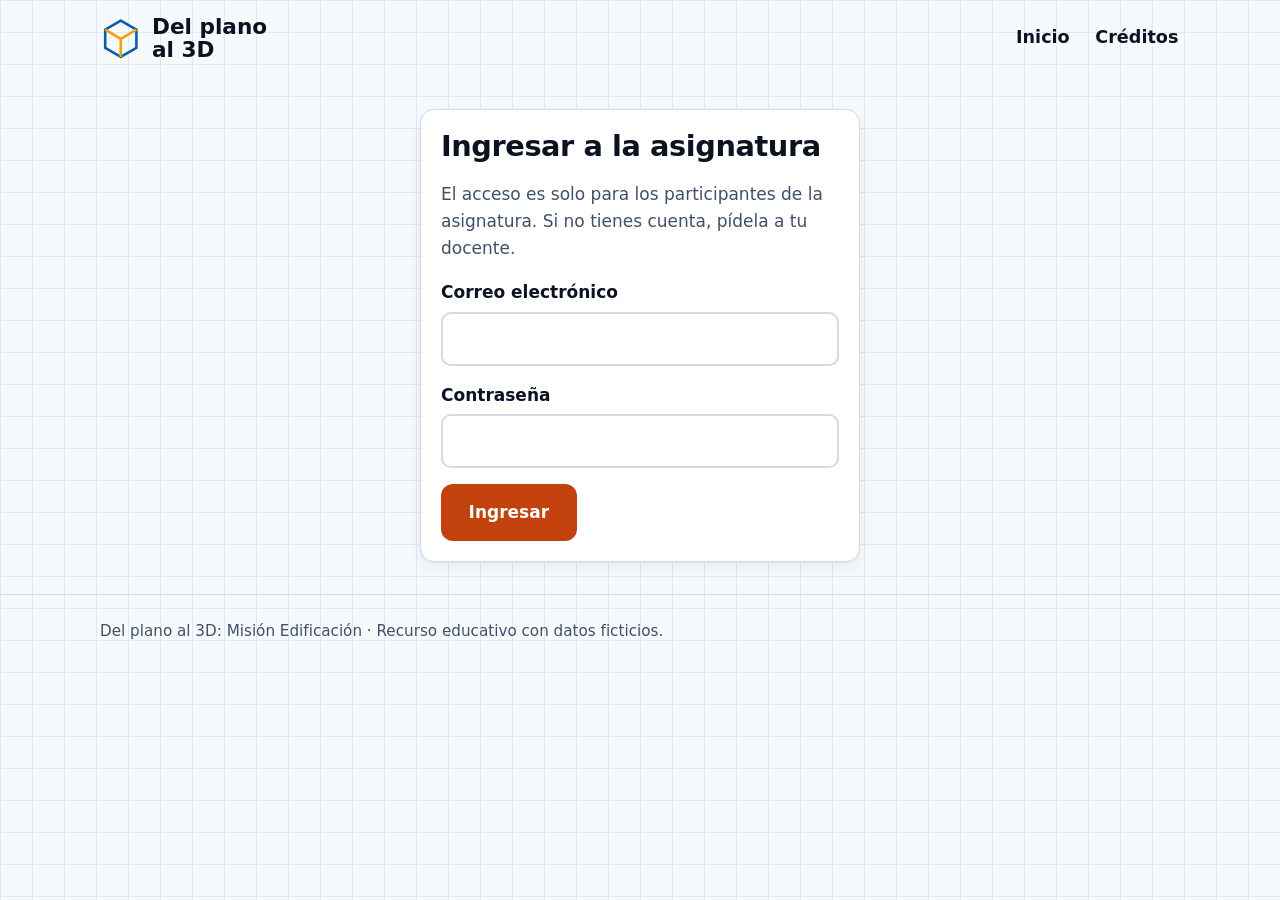
<file: reto1.html>
<!DOCTYPE html>
<html lang="es">
<head>
    <script src="vendor/supabase/supabase.js" defer></script>
  <script src="js/config.js" defer></script>
    <script src="js/asistente.js" defer></script>
  <script src="js/auth.js" defer></script>
  <meta charset="utf-8">
  <meta name="viewport" content="width=device-width, initial-scale=1">
  <title>Nivel 1: Detectives del plano · Del plano al 3D</title>
  <meta name="description" content="Identifica espacios, puertas, ventanas, vanos y cotas en la planta de una vivienda.">
  <link rel="stylesheet" href="css/estilos.css">
    <link rel="stylesheet" href="css/asistente.css">
  <script src="js/progreso.js" defer></script>
  <script src="js/reto1.js" defer></script>
</head>
<body class="tema-oscuro" data-requiere-sesion>
  <a class="skip" href="#contenido">Saltar al contenido</a>
  <header class="site-header">
    <div class="wrap bar">
      <a class="brand" href="index.html">
        <svg class="brand-mark" viewBox="0 0 32 32" aria-hidden="true" focusable="false">
          <path d="M16 2 28 9v14L16 30 4 23V9z" fill="none" stroke="currentColor" stroke-width="2" stroke-linejoin="round"/>
          <path class="linea-acento" d="M4 9l12 7 12-7M16 16v14" fill="none" stroke-width="2" stroke-linejoin="round"/>
        </svg>
        <span>Del plano<br>al 3D</span>
      </a>
      <nav aria-label="Principal">
        <ul>
          <li><a href="index.html">Inicio</a></li>
          <li><a href="aprender.html">Aprender</a></li>
          <li><a href="mision.html" aria-current="page">Misión</a></li>
          <li><a href="creditos.html">Créditos</a></li>
        </ul>
      </nav>
      <span class="chip">Puntos: <strong id="puntos-valor">0</strong></span>
    </div>
  </header>

  <main id="contenido">
    <div class="page-title">
      <div class="wrap">
        <p><a href="mision.html">← Volver a la misión</a></p>
        <h1>Nivel 1: Detectives del plano</h1>
        <p>Identifica espacios, puertas, ventanas, vanos y cotas en la planta de la vivienda.</p>
      </div>
    </div>

    <section class="section">
      <div class="wrap">

        <p id="error-carga" class="error-visor" role="alert" hidden>No se pudieron cargar los datos del reto. Si abriste el archivo directamente desde el explorador, usa Live Server o un servidor local.</p>

        <!-- Pantalla inicial -->
        <div id="pantalla-inicio" class="card">
          <h2 tabindex="-1">Antes de empezar</h2>
          <ul>
            <li>Verás la planta de la vivienda y <strong>8 preguntas</strong>. En algunas harás clic sobre un elemento del plano; en otras elegirás una respuesta.</li>
            <li><strong>No hay límite de tiempo.</strong> Puedes equivocarte y volver a intentarlo.</li>
            <li>Ganas <strong>10 puntos</strong> si aciertas sin ayuda, <strong>6</strong> si necesitas un segundo intento o una pista, y <strong>3</strong> si necesitas más ayuda. Siempre verás por qué la respuesta es correcta.</li>
            <li>Con el teclado: usa <strong>Tab</strong> para moverte por los elementos del plano y <strong>Enter</strong> o <strong>Espacio</strong> para elegir.</li>
          </ul>
          <p id="aviso-inicio" class="muted"></p>
          <div class="actions">
            <button id="btn-continuar" class="btn btn-primary" type="button" hidden>Continuar mi intento</button>
            <button id="btn-empezar" class="btn btn-primary" type="button">Empezar</button>
          </div>
        </div>

        <!-- Pantalla de juego -->
        <div id="pantalla-juego" hidden>
          <div class="hud">
            <p id="hud-pregunta"></p>
            <div class="progreso">
              <div class="progreso-barra" id="hud-barra" role="progressbar" aria-label="Avance del reto" aria-valuemin="0" aria-valuemax="100" aria-valuenow="0"><span></span></div>
              <span id="hud-porcentaje" class="progreso-valor">0%</span>
            </div>
            <p id="hud-puntos"></p>
          </div>

          <h2 id="enunciado" tabindex="-1"></h2>

          <div class="visor">
            <div id="lienzo-plano" class="lienzo"></div>
          </div>

          <div id="area-opciones" hidden>
            <div id="opciones" class="opciones" role="group" aria-labelledby="enunciado"></div>
          </div>

          <div class="acciones-reto">
            <button id="btn-pista" class="btn btn-outline" type="button">Ver una pista</button>
            <button id="btn-siguiente" class="btn btn-primary" type="button" hidden>Siguiente</button>
          </div>
          <div id="retro" class="retro" role="status" aria-live="polite"></div>
        </div>

        <!-- Pantalla final -->
        <div id="pantalla-final" hidden>
          <h2 id="final-titulo" tabindex="-1">Reto completado</h2>
          <div id="final-contenido"></div>
        </div>

      </div>
    </section>
  </main>

  <footer class="site-footer">
    <div class="wrap">
      <p>Del plano al 3D: Misión Edificación · Recurso educativo con datos ficticios.</p>
      <p><a href="creditos.html">Créditos y referencias</a></p>
    </div>
  </footer>
</body>
</html>
</file>
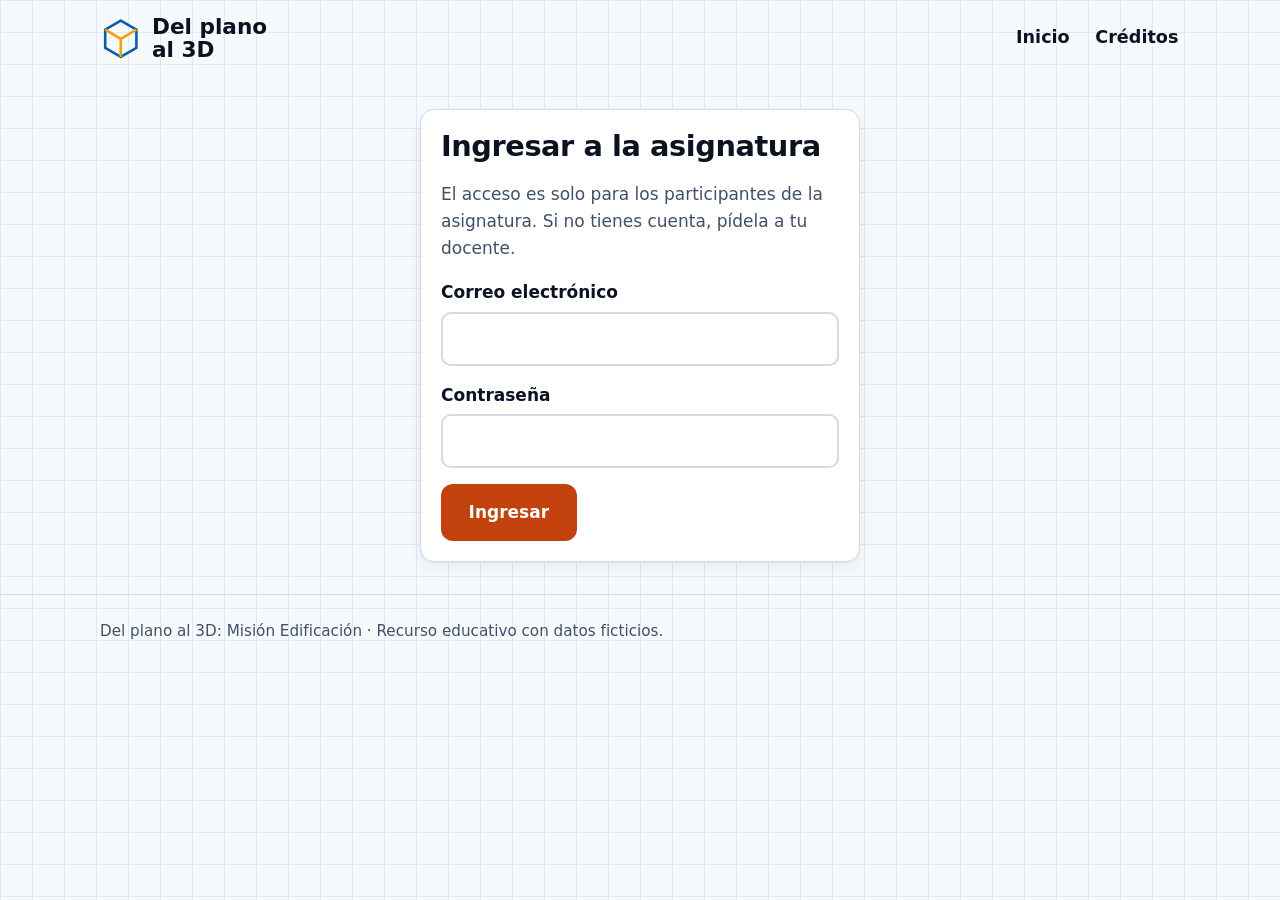
<file: reto2.html>
<!DOCTYPE html>
<html lang="es">
<head>
    <script src="vendor/supabase/supabase.js" defer></script>
  <script src="js/config.js" defer></script>
  <script src="js/auth.js" defer></script>
  <meta charset="utf-8">
  <meta name="viewport" content="width=device-width, initial-scale=1">
  <title>Nivel 2: Conecta las vistas · Del plano al 3D</title>
  <meta name="description" content="Relaciona la planta con la elevación y el corte de una vivienda y detecta discrepancias.">
  <link rel="stylesheet" href="css/estilos.css">
  <link rel="stylesheet" href="css/asistente.css">
  <script src="js/progreso.js" defer></script>
  <script src="js/reto2.js" defer></script>
  <script src="js/asistente.js" defer></script>
</head>
<body class="tema-oscuro" data-requiere-sesion>
  <a class="skip" href="#contenido">Saltar al contenido</a>
  <header class="site-header">
    <div class="wrap bar">
      <a class="brand" href="index.html">
        <svg class="brand-mark" viewBox="0 0 32 32" aria-hidden="true" focusable="false">
          <path d="M16 2 28 9v14L16 30 4 23V9z" fill="none" stroke="currentColor" stroke-width="2" stroke-linejoin="round"/>
          <path class="linea-acento" d="M4 9l12 7 12-7M16 16v14" fill="none" stroke-width="2" stroke-linejoin="round"/>
        </svg>
        <span>Del plano<br>al 3D</span>
      </a>
      <nav aria-label="Principal">
        <ul>
          <li><a href="index.html">Inicio</a></li>
          <li><a href="aprender.html">Aprender</a></li>
          <li><a href="mision.html" aria-current="page">Misión</a></li>
          <li><a href="creditos.html">Créditos</a></li>
        </ul>
      </nav>
      <span class="chip">Puntos: <strong id="puntos-valor">0</strong></span>
    </div>
  </header>

  <main id="contenido">
    <div class="page-title">
      <div class="wrap">
        <p><a href="mision.html">← Volver a la misión</a></p>
        <h1>Nivel 2: Conecta las vistas</h1>
        <p>Relaciona la planta con la elevación y el corte de la misma vivienda, y detecta cuándo una vista no coincide.</p>
      </div>
    </div>

    <section class="section">
      <div class="wrap">

        <p id="error-carga" class="error-visor" role="alert" hidden>No se pudieron cargar los datos del reto. Si abriste el archivo directamente desde el explorador, usa Live Server o un servidor local.</p>

        <div id="aviso-bloqueado" class="card" hidden>
          <h2>Nivel bloqueado</h2>
          <p>Para jugar este nivel primero debes completar el Nivel 1.</p>
          <div class="actions"><a class="btn btn-primary" href="mision.html">Volver a la misión</a></div>
        </div>

        <!-- Pantalla inicial -->
        <div id="pantalla-inicio" class="card">
          <h2 tabindex="-1">Antes de empezar</h2>
          <ul>
            <li>Verás la misma vivienda en <strong>planta, elevación sur y corte A-A</strong>. Son <strong>8 preguntas</strong>: ubicar elementos de una vista en otra, leer alturas y detectar si una vista no coincide con la planta.</li>
            <li><strong>Orientación:</strong> en la elevación sur y en el corte miras hacia el norte, así que el <strong>oeste queda a la izquierda</strong> y el <strong>este a la derecha</strong>.</li>
            <li><strong>No hay límite de tiempo.</strong> Puedes equivocarte y volver a intentarlo.</li>
            <li>Ganas <strong>10 puntos</strong> si aciertas sin ayuda, <strong>6</strong> si necesitas un segundo intento o una pista, y <strong>3</strong> si necesitas más ayuda. Siempre verás por qué la respuesta es correcta.</li>
            <li>Con el teclado: <strong>Tab</strong> para moverte por los elementos de las vistas y <strong>Enter</strong> o <strong>Espacio</strong> para elegir.</li>
          </ul>
          <p id="aviso-inicio" class="muted"></p>
          <div class="actions">
            <button id="btn-continuar" class="btn btn-primary" type="button" hidden>Continuar mi intento</button>
            <button id="btn-empezar" class="btn btn-primary" type="button">Empezar</button>
          </div>
        </div>

        <!-- Pantalla de juego -->
        <div id="pantalla-juego" hidden>
          <div class="hud">
            <p id="hud-pregunta"></p>
            <div class="progreso">
              <div class="progreso-barra" id="hud-barra" role="progressbar" aria-label="Avance del reto" aria-valuemin="0" aria-valuemax="100" aria-valuenow="0"><span></span></div>
              <span id="hud-porcentaje" class="progreso-valor">0%</span>
            </div>
            <p id="hud-puntos"></p>
          </div>

          <h2 id="enunciado" tabindex="-1"></h2>

          <div id="area-opciones" hidden>
            <div id="opciones" class="opciones" role="group" aria-labelledby="enunciado"></div>
          </div>

          <div class="acciones-reto">
            <button id="btn-pista" class="btn btn-outline" type="button">Ver una pista</button>
            <button id="btn-siguiente" class="btn btn-primary" type="button" hidden>Siguiente</button>
          </div>
          <div id="retro" class="retro" role="status" aria-live="polite"></div>

          <div id="vistas" class="vistas"></div>
        </div>

        <!-- Pantalla final -->
        <div id="pantalla-final" hidden>
          <h2 id="final-titulo" tabindex="-1">Reto completado</h2>
          <div id="final-contenido"></div>
        </div>

      </div>
    </section>
  </main>

  <footer class="site-footer">
    <div class="wrap">
      <p>Del plano al 3D: Misión Edificación · Recurso educativo con datos ficticios.</p>
      <p><a href="creditos.html">Créditos y referencias</a></p>
    </div>
  </footer>
</body>
</html>
</file>
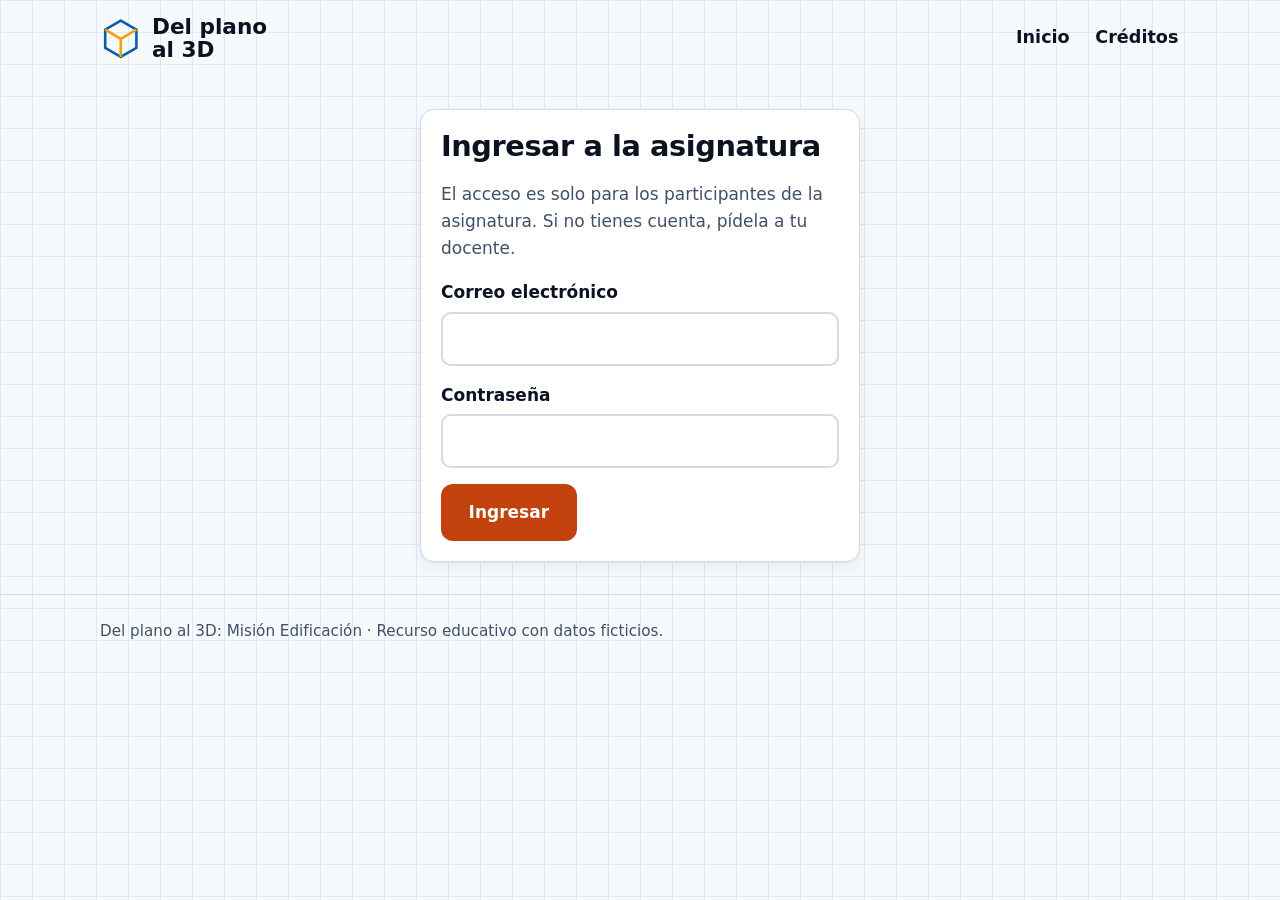
<file: reto3.html>
<!DOCTYPE html>
<html lang="es">
<head>
      <script src="vendor/supabase/supabase.js" defer></script>
  <script src="js/config.js" defer></script>
  <script src="js/auth.js" defer></script>
  <meta charset="utf-8">
  <meta name="viewport" content="width=device-width, initial-scale=1">
  <title>Nivel 3: Del plano al 3D · Del plano al 3D</title>
  <meta name="description" content="Comprueba si un modelo tridimensional básico corresponde con los planos de una vivienda.">
  <link rel="stylesheet" href="css/estilos.css">
  <link rel="stylesheet" href="css/asistente.css">
  <script type="importmap">
  {
    "imports": {
      "three": "./vendor/three/build/three.module.js",
      "three/addons/": "./vendor/three/examples/jsm/"
    }
  }
  </script>
  <script src="js/progreso.js" defer></script>
  <script type="module" src="js/reto3.js"></script>
</head>
<body class="tema-oscuro" data-requiere-sesion>
  <a class="skip" href="#contenido">Saltar al contenido</a>
  <header class="site-header">
    <div class="wrap bar">
      <a class="brand" href="index.html">
        <svg class="brand-mark" viewBox="0 0 32 32" aria-hidden="true" focusable="false">
          <path d="M16 2 28 9v14L16 30 4 23V9z" fill="none" stroke="currentColor" stroke-width="2" stroke-linejoin="round"/>
          <path class="linea-acento" d="M4 9l12 7 12-7M16 16v14" fill="none" stroke-width="2" stroke-linejoin="round"/>
        </svg>
        <span>Del plano<br>al 3D</span>
      </a>
      <nav aria-label="Principal">
        <ul>
          <li><a href="index.html">Inicio</a></li>
          <li><a href="aprender.html">Aprender</a></li>
          <li><a href="mision.html" aria-current="page">Misión</a></li>
          <li><a href="creditos.html">Créditos</a></li>
        </ul>
      </nav>
      <span class="chip">Puntos: <strong id="puntos-valor">0</strong></span>
    </div>
  </header>

  <main id="contenido">
    <div class="page-title">
      <div class="wrap">
        <p><a href="mision.html">← Volver a la misión</a></p>
        <h1>Nivel 3: Del plano al 3D</h1>
        <p>Explora un modelo tridimensional de la vivienda y comprueba si corresponde con los planos.</p>
      </div>
    </div>

    <section class="section">
      <div class="wrap">

        <p id="error-carga" class="error-visor" role="alert" hidden>No se pudo cargar el reto. Si abriste el archivo directamente desde el explorador, usa Live Server o un servidor local. Si el problema continúa, revisa que la carpeta vendor/three exista (instrucciones de instalación de Three.js).</p>
        <p id="error-webgl" class="error-visor" role="alert" hidden>Tu navegador no pudo iniciar los gráficos 3D (WebGL). Prueba con otro navegador o activa la aceleración por hardware.</p>

        <div id="aviso-bloqueado" class="card" hidden>
          <h2>Nivel bloqueado</h2>
          <p>Para jugar este nivel primero debes completar el Nivel 2.</p>
          <div class="actions"><a class="btn btn-primary" href="mision.html">Volver a la misión</a></div>
        </div>

        <!-- Pantalla inicial -->
        <div id="pantalla-inicio" class="card">
          <h2 tabindex="-1">Antes de empezar</h2>
          <ul>
            <li>Verás un <strong>modelo 3D</strong> de la vivienda y <strong>8 preguntas</strong>. En las primeras tres harás clic sobre un elemento del modelo; en las demás compararás el modelo con los planos y decidirás qué no coincide.</li>
            <li><strong>Cómo moverte:</strong> arrastra para girar, usa la rueda o el pellizco para acercar. Si lo prefieres, hay botones para girar, mirar desde arriba y acercar. El botón <strong>Quitar el techo</strong> te deja ver los muros interiores.</li>
            <li><strong>Orientación:</strong> al abrir el modelo ves la fachada sur (con la puerta principal) y el muro este. Debajo del modelo tienes la planta, la elevación y el corte como referencia.</li>
            <li><strong>No hay límite de tiempo.</strong> Puedes equivocarte y volver a intentarlo.</li>
            <li>Ganas <strong>10 puntos</strong> si aciertas sin ayuda, <strong>6</strong> si necesitas un segundo intento o una pista, y <strong>3</strong> si necesitas más ayuda. Siempre verás por qué la respuesta es correcta.</li>
            <li>Sin ratón: en las preguntas de clic, abre la lista de huecos del modelo y elige con el teclado.</li>
          </ul>
          <p id="aviso-inicio" class="muted"></p>
          <div class="actions">
            <button id="btn-continuar" class="btn btn-primary" type="button" hidden>Continuar mi intento</button>
            <button id="btn-empezar" class="btn btn-primary" type="button">Empezar</button>
          </div>
        </div>

        <!-- Pantalla de juego -->
        <div id="pantalla-juego" hidden>
          <div class="hud">
            <p id="hud-pregunta"></p>
            <div class="progreso">
              <div class="progreso-barra" id="hud-barra" role="progressbar" aria-label="Avance del reto" aria-valuemin="0" aria-valuemax="100" aria-valuenow="0"><span></span></div>
              <span id="hud-porcentaje" class="progreso-valor">0%</span>
            </div>
            <p id="hud-puntos"></p>
          </div>

          <h2 id="enunciado" tabindex="-1"></h2>

          <div id="area-opciones" hidden>
            <div id="opciones" class="opciones" role="group" aria-labelledby="enunciado"></div>
          </div>

          <div class="acciones-reto">
            <button id="btn-pista" class="btn btn-outline" type="button">Ver una pista</button>
            <button id="btn-siguiente" class="btn btn-primary" type="button" hidden>Siguiente</button>
          </div>
          <div id="retro" class="retro" role="status" aria-live="polite"></div>

          <div class="visor" style="margin-top:1rem">
            <div id="visor-3d" class="visor3d"></div>
            <div class="barra-3d" role="group" aria-label="Controles de la cámara">
              <button id="cam-izq" class="btn btn-outline btn-peq" type="button">Girar a la izquierda</button>
              <button id="cam-der" class="btn btn-outline btn-peq" type="button">Girar a la derecha</button>
              <button id="cam-arriba" class="btn btn-outline btn-peq" type="button">Ver desde arriba</button>
              <button id="cam-mas" class="btn btn-outline btn-peq" type="button">Acercar</button>
              <button id="cam-menos" class="btn btn-outline btn-peq" type="button">Alejar</button>
              <button id="cam-inicial" class="btn btn-outline btn-peq" type="button">Vista inicial</button>
              <button id="btn-techo" class="btn btn-outline btn-peq" type="button" aria-pressed="false">Quitar el techo</button>
            </div>
            <details id="lista-huecos" class="detalle-huecos" hidden>
              <summary>Lista de huecos del modelo (alternativa al clic)</summary>
              <div id="botones-huecos" class="opciones"></div>
            </details>
          </div>

          <section class="visor" style="margin-top:1rem" aria-labelledby="titulo-ref">
            <h3 id="titulo-ref">Planos de referencia</h3>
            <div id="tabs-ref" class="tabs" role="group" aria-label="Elegir plano de referencia"></div>
            <div id="lienzo-ref" class="lienzo"></div>
          </section>
        </div>

        <!-- Pantalla final -->
        <div id="pantalla-final" hidden>
          <h2 id="final-titulo" tabindex="-1">Reto completado</h2>
          <div id="final-contenido"></div>
        </div>

      </div>
    </section>
  </main>

  <footer class="site-footer">
    <div class="wrap">
      <p>Del plano al 3D: Misión Edificación · Recurso educativo con datos ficticios.</p>
      <p><a href="creditos.html">Créditos y referencias</a></p>
    </div>
  </footer>
</body>
</html>
</file>
<file: css/estilos.css>
/* Del plano al 3D: Misión Edificación — estilos
   Tema claro por defecto; la clase .tema-oscuro se usa en la página de la misión. */
:root {
  --bg: #f7fafd;
  --grid: #dfe9f4;
  --surface: #ffffff;
  --ink: #0b1220;
  --ink-soft: #3f5068;
  --line: #cfdbe8;
  --primary: #0b5ea8;
  --primary-dark: #084a87;
  --accent: #c2410c;
  --accent-dark: #9a3412;
  --amber: #f59e0b;
  --pill-bg: #eaf3fb;
  --notice-bg: #fff4e0;
  --head-bg: #eaf1f9;
  --radius: 14px;
  --shadow: 0 1px 2px rgba(11, 18, 32, .06), 0 6px 18px rgba(11, 18, 32, .06);
  --maxw: 1080px;
}
.tema-oscuro {
  --bg: #0a1730;
  --grid: rgba(56, 189, 248, .10);
  --surface: #0f2342;
  --ink: #e8f0fb;
  --ink-soft: #a9bcd6;
  --line: #2a4a7a;
  --primary: #38bdf8;
  --primary-dark: #7dd3fc;
  --pill-bg: rgba(56, 189, 248, .12);
  --notice-bg: rgba(245, 158, 11, .14);
  --head-bg: #16305a;
  --shadow: 0 1px 2px rgba(0, 0, 0, .3), 0 6px 18px rgba(0, 0, 0, .25);
}

*, *::before, *::after { box-sizing: border-box; }
html { scroll-behavior: smooth; }
body {
  margin: 0;
  font-family: system-ui, -apple-system, "Segoe UI", Roboto, Arial, sans-serif;
  font-size: 1.0625rem;
  line-height: 1.6;
  color: var(--ink);
  background-color: var(--bg);
  background-image:
    linear-gradient(var(--grid) 1px, transparent 1px),
    linear-gradient(90deg, var(--grid) 1px, transparent 1px);
  background-size: 32px 32px;
}
h1, h2, h3 { line-height: 1.15; margin: 0 0 .6em; letter-spacing: -.015em; }
h1 { font-size: clamp(2.1rem, 6vw, 3.6rem); font-weight: 800; }
h2 { font-size: clamp(1.4rem, 3.2vw, 1.9rem); font-weight: 800; }
h3 { font-size: 1.15rem; font-weight: 700; }
p { margin: 0 0 1em; }
a { color: var(--primary); }
a:hover { color: var(--primary-dark); }
:focus-visible { outline: 3px solid var(--primary); outline-offset: 3px; }

.wrap { width: min(100% - 2rem, var(--maxw)); margin-inline: auto; }
.skip {
  position: absolute; left: -999px; top: 0; z-index: 100;
  background: var(--accent); color: #fff; padding: .6rem 1rem; font-weight: 700;
}
.skip:focus { left: 0; }

/* Cabecera */
.site-header { padding: .5rem 0; }
.bar {
  display: flex; flex-wrap: wrap; align-items: center; justify-content: space-between;
  gap: .75rem 1.5rem; padding: .5rem 0;
}
.brand {
  display: flex; align-items: center; gap: .65rem;
  color: var(--ink); text-decoration: none;
  font-size: 1.35rem; font-weight: 800; line-height: 1.05;
}
.brand:hover { color: var(--ink); }
.brand-mark { width: 2.6rem; height: 2.6rem; color: var(--primary); flex: none; }
.brand-mark .linea-acento { stroke: var(--amber); }
.site-header ul { display: flex; flex-wrap: wrap; gap: .25rem 1.4rem; list-style: none; margin: 0; padding: 0; }
.site-header nav a {
  display: block; padding: .35rem .1rem; color: var(--ink);
  text-decoration: none; font-weight: 700; font-size: 1.1rem;
  border-bottom: 3px solid transparent;
}
.site-header nav a:hover { border-bottom-color: var(--line); }
.site-header nav a[aria-current="page"] { border-bottom-color: var(--accent); }
.tema-oscuro .site-header nav a { color: var(--ink-soft); }
.tema-oscuro .site-header nav a:hover { color: var(--ink); }
.tema-oscuro .site-header nav a[aria-current="page"] { color: var(--primary); border-bottom-color: var(--primary); }
.chip {
  display: inline-flex; align-items: center; gap: .4rem;
  padding: .35rem 1rem; border: 1.5px solid var(--primary); border-radius: 999px;
  color: var(--primary); font-weight: 700; font-size: .95rem;
}

/* Portada */
.hero { padding: clamp(1.5rem, 5vw, 3.5rem) 0 clamp(2rem, 6vw, 4rem); }
.hero-grid { display: grid; gap: 2rem; align-items: center; grid-template-columns: 1fr; }
@media (min-width: 860px) { .hero-grid { grid-template-columns: 1.1fr .9fr; } }
.hero .lead { color: var(--ink-soft); max-width: 56ch; font-size: 1.15rem; }
.eyebrow {
  display: inline-block; margin-bottom: 1rem; padding: .35rem 1rem;
  border: 1.5px solid var(--primary); border-radius: 999px; background: var(--pill-bg);
  color: var(--primary-dark); font-size: .85rem; font-weight: 700; letter-spacing: .05em;
}
.hero-arte { margin: 0; }
.hero-arte img { display: block; width: 100%; height: auto; }
.hero-arte figcaption { text-align: center; color: var(--ink-soft); font-size: .9rem; margin-top: .25rem; }
.page-title { padding: 2rem 0 .5rem; }
.page-title h1 { font-size: clamp(1.9rem, 4.5vw, 2.8rem); }
.page-title p { color: var(--ink-soft); max-width: 65ch; margin-bottom: 0; }

/* Botones */
.btn {
  display: inline-block; padding: .8rem 1.6rem; border-radius: 12px;
  border: 2px solid transparent; font: inherit; font-weight: 700;
  text-decoration: none; cursor: pointer;
}
.btn-primary { background: var(--accent); color: #fff; }
.btn-primary:hover { background: var(--accent-dark); color: #fff; }
.btn-secondary, .btn-outline { border-color: var(--primary); color: var(--primary); background: transparent; }
.btn-secondary:hover, .btn-outline:hover { background: var(--pill-bg); color: var(--primary-dark); }
.actions { display: flex; flex-wrap: wrap; gap: .75rem; margin-top: 1.5rem; }

/* Secciones y tarjetas */
.section { padding: clamp(2rem, 6vw, 3.5rem) 0; }
.section + .section { padding-top: 0; }
.grid { display: grid; gap: 1rem; grid-template-columns: repeat(auto-fit, minmax(240px, 1fr)); }
.card {
  background: var(--surface); border: 1px solid var(--line);
  border-radius: var(--radius); padding: 1.25rem; box-shadow: var(--shadow);
}
.card p:last-child { margin-bottom: 0; }
.step-num {
  display: inline-grid; place-items: center; width: 2rem; height: 2rem; margin-bottom: .6rem;
  border-radius: 50%; background: var(--primary); color: #fff; font-weight: 700;
}
.tema-oscuro .step-num { color: #0a1730; }
.notice {
  border-left: 4px solid var(--amber); background: var(--notice-bg);
  padding: .9rem 1.1rem; border-radius: 0 10px 10px 0;
}
.estado {
  display: inline-block; padding: .15rem .6rem; border-radius: 999px;
  background: #fde68a; color: #5b3d00; font-size: .85rem; font-weight: 700;
}
.muted { color: var(--ink-soft); }

/* Visor de vistas */
.tabs { display: flex; flex-wrap: wrap; gap: .4rem; margin-bottom: .75rem; }
.tab {
  padding: .6rem 1.1rem; border-radius: 999px; border: 2px solid var(--primary);
  background: var(--surface); color: var(--primary); font: inherit; font-weight: 700; cursor: pointer;
}
.tab[aria-selected="true"] { background: var(--primary); color: #fff; }
.visor {
  background: var(--surface); border: 1px solid var(--line);
  border-radius: var(--radius); padding: .75rem; box-shadow: var(--shadow);
}
.lienzo { overflow-x: auto; min-height: 120px; }
.plano { display: block; width: 100%; height: auto; min-width: 520px; }
.visor-texto { margin: .75rem .25rem .25rem; }
.error-visor { padding: 1rem; color: #7f1d1d; background: #fef2f2; border-radius: 8px; }

/* Tablas */
.tabla-wrap { overflow-x: auto; }
table { border-collapse: collapse; width: 100%; background: var(--surface); }
caption { text-align: left; font-weight: 700; padding: 0 0 .5rem; }
th, td { border: 1px solid var(--line); padding: .6rem .8rem; text-align: left; vertical-align: top; }
th { background: var(--head-bg); }

/* Misión: tarjetas de nivel */
.niveles { display: grid; gap: 1.25rem; grid-template-columns: repeat(auto-fit, minmax(260px, 1fr)); margin-top: 1.25rem; }
.nivel {
  display: flex; flex-direction: column; gap: .6rem;
  background: var(--surface); border: 2px solid var(--line);
  border-radius: 18px; padding: 1.25rem; box-shadow: var(--shadow);
}
.nivel[data-estado="completado"] { border-color: #4ade80; }
.nivel[data-estado="progreso"], .nivel[data-estado="disponible"] { border-color: var(--primary); }
.nivel[data-bloqueado="true"] { border-style: dashed; }
.nivel-cab { display: flex; justify-content: space-between; align-items: center; gap: .5rem; font-size: .9rem; font-weight: 700; }
.nivel-num { color: var(--primary); letter-spacing: .06em; }
.nivel-estado { display: inline-flex; align-items: center; gap: .4rem; color: var(--ink-soft); }
.nivel-estado::before { content: ""; width: .6rem; height: .6rem; border-radius: 50%; background: currentColor; }
.nivel[data-estado="desarrollo"] .nivel-estado { color: #fbbf24; }
.nivel[data-estado="completado"] .nivel-estado { color: #4ade80; }
.nivel[data-estado="progreso"] .nivel-estado, .nivel[data-estado="disponible"] .nivel-estado { color: var(--primary); }
.nivel-arte { display: grid; place-items: center; padding: .5rem 0; color: var(--primary); }
.nivel-arte svg { width: 100%; max-width: 220px; height: auto; }
.nivel h2 { font-size: 1.35rem; margin: 0; text-align: center; }
.nivel p { margin: 0; text-align: center; color: var(--ink-soft); }
.nivel .nivel-nota { font-size: .9rem; min-height: 1.4em; }
.nivel .candado { display: none; }
.nivel[data-bloqueado="true"] .candado { display: block; }
.candado circle { fill: var(--surface); stroke: currentColor; stroke-width: 2; }
.candado rect { fill: currentColor; }
.candado path { fill: none; stroke: currentColor; stroke-width: 3; }
.progreso { display: flex; align-items: center; gap: .75rem; margin-top: auto; }
.progreso-barra { flex: 1; height: .6rem; border-radius: 999px; background: rgba(148, 163, 184, .3); overflow: hidden; }
.progreso-barra span { display: block; width: 0; height: 100%; border-radius: inherit; background: var(--primary); }
.nivel[data-estado="completado"] .progreso-barra span { background: #4ade80; }
.progreso-valor { min-width: 3ch; text-align: right; font-weight: 700; }
.nivel-accion { text-align: center; }
.nivel-accion:empty { display: none; }
.barra-mision {
  display: flex; flex-wrap: wrap; gap: 1rem 2rem; justify-content: space-between; align-items: center;
  margin-top: 2rem; padding: 1.1rem 1.25rem;
  background: var(--surface); border: 1px solid var(--line); border-radius: var(--radius);
}
.barra-mision p { margin: 0; }
.barra-mision ul { display: flex; flex-wrap: wrap; gap: .5rem 1.25rem; list-style: none; margin: 0; padding: 0; }

/* Pie */
.site-footer { margin-top: 2rem; padding: 1.5rem 0; border-top: 1px solid var(--line); color: var(--ink-soft); font-size: .95rem; }
.site-footer p { margin: 0 0 .4rem; }

@media (prefers-reduced-motion: reduce) {
  html { scroll-behavior: auto; }
}/* Reto: ocultar con el atributo hidden aunque la clase defina display */
[hidden] { display: none !important; }

/* Reto: panel de avance */
.hud { display: grid; gap: .5rem 1.5rem; grid-template-columns: 1fr; margin-bottom: 1rem; font-weight: 700; }
.hud p { margin: 0; }
@media (min-width: 700px) { .hud { grid-template-columns: auto 1fr auto; align-items: center; } }

/* Reto: zonas de clic sobre el plano */
.zona { fill: transparent; stroke: transparent; stroke-width: 3; cursor: pointer; }
.zona:hover { fill: rgba(11, 94, 168, .16); }
.zona:focus { outline: none; }
.zona:focus-visible { stroke: #0b5ea8; stroke-width: 4; }
.zona.acierto { fill: rgba(21, 128, 61, .28); stroke: #15803d; stroke-width: 4; }
.zona.error { fill: rgba(185, 28, 28, .18); stroke: #b91c1c; stroke-width: 3; stroke-dasharray: 6 4; }
.zona.revelada { fill: rgba(245, 158, 11, .30); stroke: #b45309; stroke-width: 4; }

/* Reto: opciones de respuesta */
.opciones { display: grid; gap: .6rem; margin-top: 1rem; }
.opcion {
  display: block; width: 100%; text-align: left; padding: .8rem 1rem;
  border: 2px solid var(--line); border-radius: 12px;
  background: var(--surface); color: var(--ink); font: inherit; cursor: pointer;
}
.opcion:hover:not(:disabled) { border-color: var(--primary); }
.opcion:disabled { color: var(--ink); cursor: not-allowed; }
.opcion.acierto { border-color: #4ade80; background: rgba(74, 222, 128, .12); }
.opcion.error { border-style: dashed; border-color: #f87171; opacity: .85; }
.opcion.revelada { border-color: var(--amber); border-width: 3px; }
.opcion .marca { font-weight: 700; }

/* Reto: acciones, retroalimentación y resultado */
.acciones-reto { display: flex; flex-wrap: wrap; gap: .75rem; margin-top: 1rem; }
.retro {
  margin-top: 1rem; padding: .9rem 1.1rem;
  background: var(--surface); border: 1px solid var(--line); border-radius: 12px;
}
.retro:empty { display: none; }
.final-puntaje { font-size: 1.6rem; font-weight: 800; margin-bottom: .5rem; }
.sub-final { margin-top: 1.5rem; }
/* Reto 2: paneles de vistas */
.vistas { display: grid; gap: 1rem; margin-top: 1rem; }
.vista-panel {
  margin: 0; padding: .75rem;
  background: var(--surface); border: 1px solid var(--line);
  border-radius: var(--radius); box-shadow: var(--shadow);
}
.vista-panel figcaption { font-weight: 700; margin: 0 .25rem .5rem; }
.destacado { fill: rgba(245, 158, 11, .30); stroke: #b45309; stroke-width: 5; pointer-events: none; }
/* Reto 3: visor 3D */
.visor3d { height: 420px; border-radius: 10px; overflow: hidden; background: #eaf1f9; }
.visor3d canvas { display: block; width: 100%; height: 100%; touch-action: none; }
@media (max-width: 600px) { .visor3d { height: 340px; } }
.barra-3d { display: flex; flex-wrap: wrap; gap: .5rem; margin-top: .75rem; }
.btn-peq { padding: .45rem .9rem; font-size: .95rem; }
.btn[aria-pressed="true"] { background: var(--pill-bg); }
.detalle-huecos { margin-top: .75rem; }
.detalle-huecos summary { cursor: pointer; font-weight: 700; }
/* Sesión y aula */
body[data-requiere-sesion]:not(.sesion-ok) main { visibility: hidden; }
.sesion-usuario { display: flex; flex-wrap: wrap; align-items: center; gap: .6rem; }
.sesion-nombre { font-weight: 700; font-size: .95rem; color: var(--ink-soft); }
.aviso-sesion { width: min(100% - 2rem, var(--maxw)); margin: 1rem auto; }
.login-card { max-width: 440px; margin: 2rem auto; }
.campo { display: grid; gap: .35rem; margin-bottom: 1rem; }
.campo label { font-weight: 700; }
.campo input {
  padding: .7rem .85rem; border: 2px solid var(--line); border-radius: 10px;
  background: #fff; color: #0b1220; font: inherit;
}
.campo input:focus-visible { outline: 3px solid var(--primary); outline-offset: 2px; border-color: var(--primary); }
.mensaje-form { margin: .75rem 0 0; font-weight: 600; }
.actividades { display: grid; gap: .5rem; margin: .75rem 0 0; padding: 0; list-style: none; }
.actividad {
  display: flex; flex-wrap: wrap; justify-content: space-between; gap: .25rem 1rem;
  padding: .6rem .8rem; border: 1px solid var(--line); border-radius: 10px; background: var(--surface);
}
.actividad-estado { color: var(--ink-soft); font-size: .95rem; }
/* Estado de sincronización en la cabecera */
.sesion-sync { font-size: .85rem; color: var(--ink-soft); }
/* Catálogo de asignaturas (estilo aula virtual) */
.cursos { display: grid; gap: 1.25rem; grid-template-columns: repeat(auto-fill, minmax(280px, 1fr)); margin-top: 1.25rem; }
.curso { padding: 0; overflow: hidden; display: flex; flex-direction: column; }
.curso-banda {
  height: 84px; background-color: var(--primary);
  background-image:
    linear-gradient(rgba(255, 255, 255, .18) 1px, transparent 1px),
    linear-gradient(90deg, rgba(255, 255, 255, .18) 1px, transparent 1px);
  background-size: 16px 16px;
}
.curso-cuerpo { display: flex; flex-direction: column; flex: 1; gap: .4rem; padding: 1.1rem 1.25rem 1.25rem; }
.curso-cuerpo h3 { margin: 0; font-size: 1.2rem; }
.curso-cuerpo p { margin: 0; }
.curso-pie { margin-top: auto; padding-top: .75rem; }
.form-asig { max-width: 560px; margin-top: 1rem; }
.campo textarea, .campo select {
  padding: .7rem .85rem; border: 2px solid var(--line); border-radius: 10px;
  background: #fff; color: #0b1220; font: inherit;
}
.campo textarea { resize: vertical; }
.campo textarea:focus-visible, .campo select:focus-visible { outline: 3px solid var(--primary); outline-offset: 2px; border-color: var(--primary); }

/* Panel del docente */
.bloque-docente { margin-bottom: 1rem; }
.matricula-accion { display: inline-flex; flex-wrap: wrap; align-items: center; gap: .5rem; }
.fila-detalle td { background: var(--head-bg); }
.detalle-nivel { margin-bottom: 1rem; }
.detalle-nivel h4 { margin: 0 0 .25rem; }
.lista-detalle { margin: .25rem 0 0; padding-left: 1.3rem; }
</file>
<file: css/asistente.css>
/* Asistente Robo-Plano. Colores propios para no depender de otras variables. */
.asis-abrir {
  position: fixed;
  right: 1rem;
  bottom: 1rem;
  z-index: 50;
  display: flex;
  flex-direction: column;
  align-items: center;
  gap: 2px;
  padding: 6px 8px;
  background: #0b1f3a;
  color: #fff;
  border: 2px solid #ff7a1a;
  border-radius: 16px;
  cursor: pointer;
  font: inherit;
}
.asis-abrir:hover { background: #12305a; }
.asis-abrir:focus-visible,
.asis-cerrar:focus-visible,
.asis-form input:focus-visible { outline: 3px solid #7fe3ff; outline-offset: 2px; }
.asis-etiqueta { font-size: 0.8rem; font-weight: 600; }

.asis-panel {
  position: fixed;
  right: 1rem;
  bottom: 6.5rem;
  z-index: 50;
  width: min(360px, calc(100vw - 2rem));
  max-height: min(70vh, 560px);
  display: flex;
  flex-direction: column;
  background: #0b1f3a;
  color: #fff;
  border: 2px solid #2f6fed;
  border-radius: 16px;
  overflow: hidden;
  box-shadow: 0 8px 28px rgba(0, 0, 0, 0.35);
}
.asis-panel[hidden] { display: none; }

.asis-cabecera {
  display: flex;
  justify-content: space-between;
  align-items: center;
  padding: 0.6rem 0.9rem;
  background: #12305a;
}
.asis-cerrar {
  background: transparent;
  color: #fff;
  border: 1px solid #7fe3ff;
  border-radius: 8px;
  padding: 0.2rem 0.6rem;
  cursor: pointer;
  font: inherit;
}

.asis-mensajes {
  flex: 1;
  overflow-y: auto;
  padding: 0.7rem;
  display: flex;
  flex-direction: column;
  gap: 0.5rem;
}
.asis-msg { padding: 0.5rem 0.7rem; border-radius: 12px; max-width: 92%; }
.asis-msg p { margin: 0; line-height: 1.4; }
.asis-robot { background: #12305a; align-self: flex-start; }
.asis-usuario { background: #2f6fed; align-self: flex-end; }
.asis-aviso { background: #3a2a10; border: 1px solid #ff7a1a; align-self: stretch; max-width: 100%; }
.asis-origen { display: block; font-size: 0.72rem; color: #7fe3ff; margin-bottom: 0.2rem; font-weight: 600; }

.asis-form { padding: 0.6rem 0.7rem 0.7rem; border-top: 1px solid #2f6fed; }
.asis-form label { display: block; font-size: 0.85rem; margin-bottom: 0.25rem; }
.asis-form input {
  width: 100%;
  box-sizing: border-box;
  padding: 0.5rem;
  border-radius: 8px;
  border: 1px solid #7fe3ff;
  background: #fff;
  color: #0b1f3a;
  font: inherit;
}
.asis-botones { display: flex; gap: 0.5rem; margin-top: 0.5rem; }
.asis-botones button[disabled] { opacity: 0.6; cursor: not-allowed; }
.asis-nota { font-size: 0.72rem; color: #c9d8f0; margin: 0.5rem 0 0; line-height: 1.35; }

@media (max-width: 480px) {
  .asis-panel { right: 0.5rem; width: calc(100vw - 1rem); bottom: 6rem; }
}
</file>
